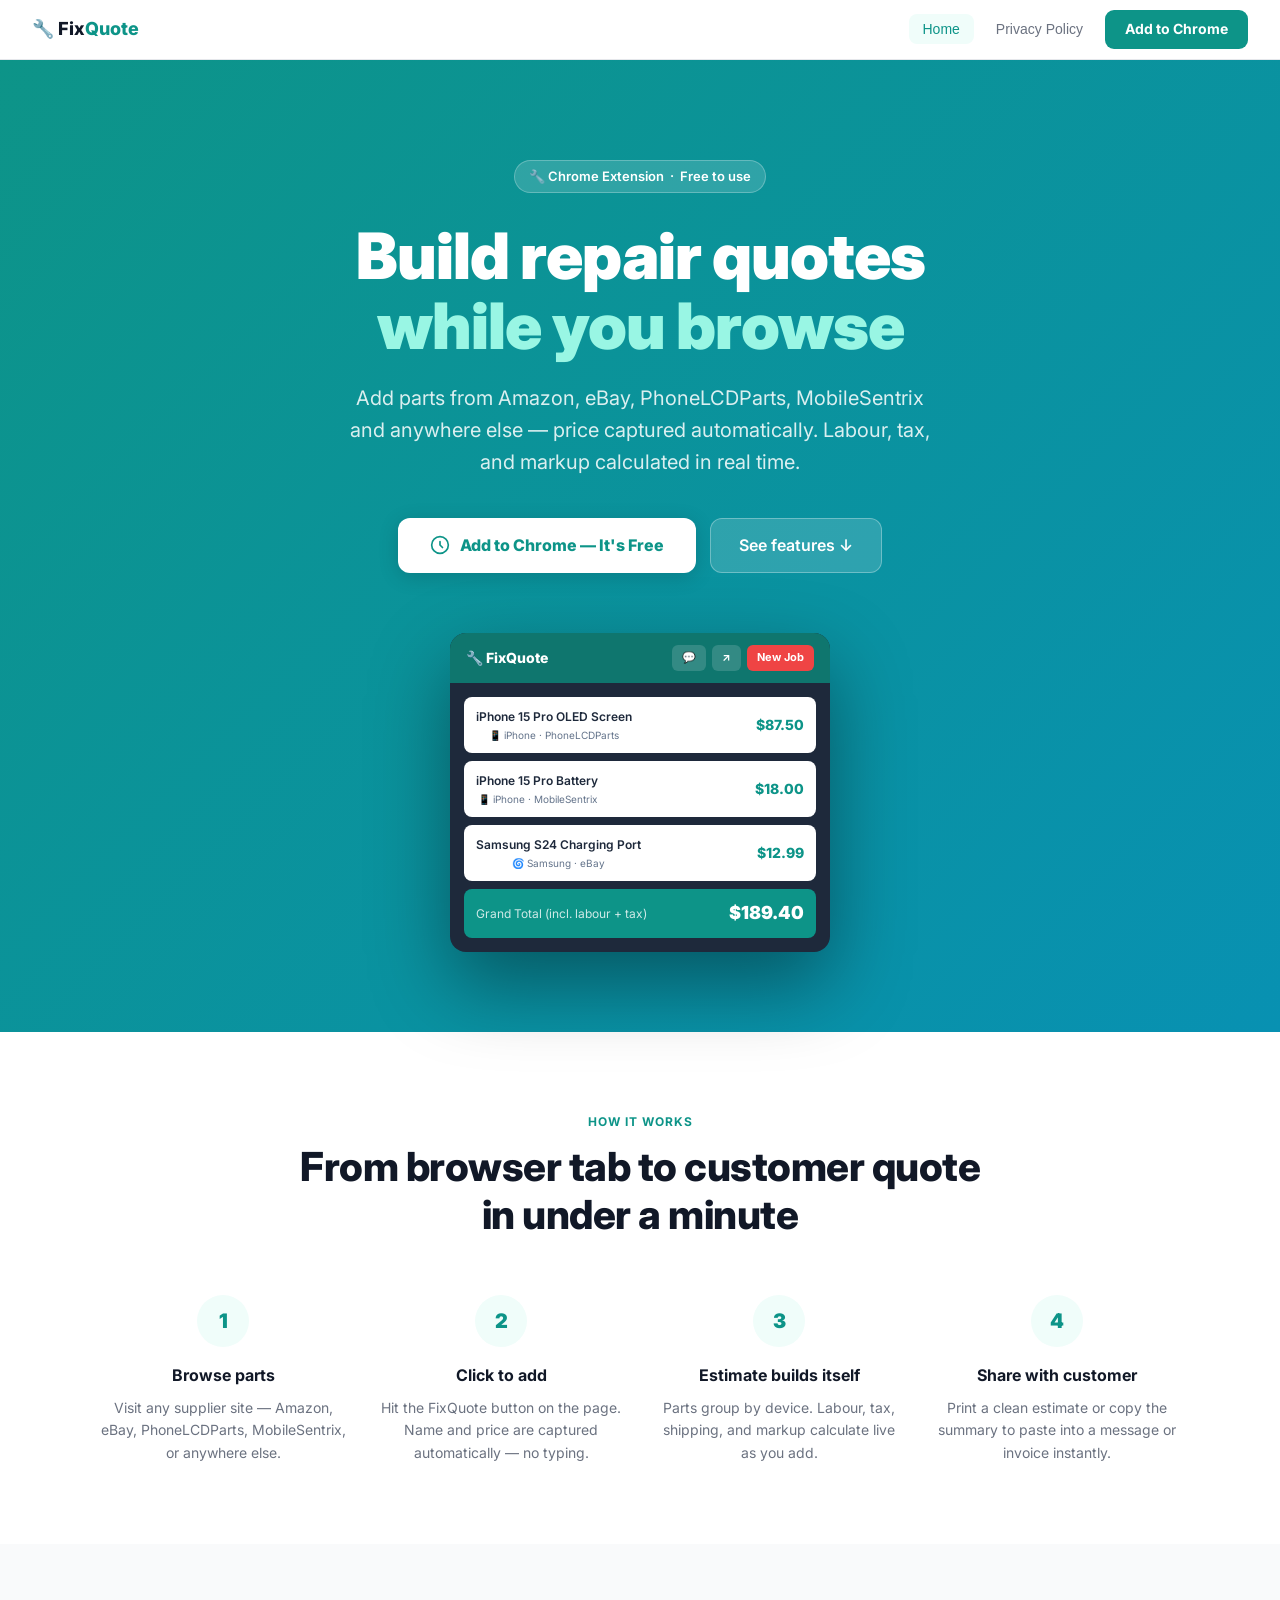
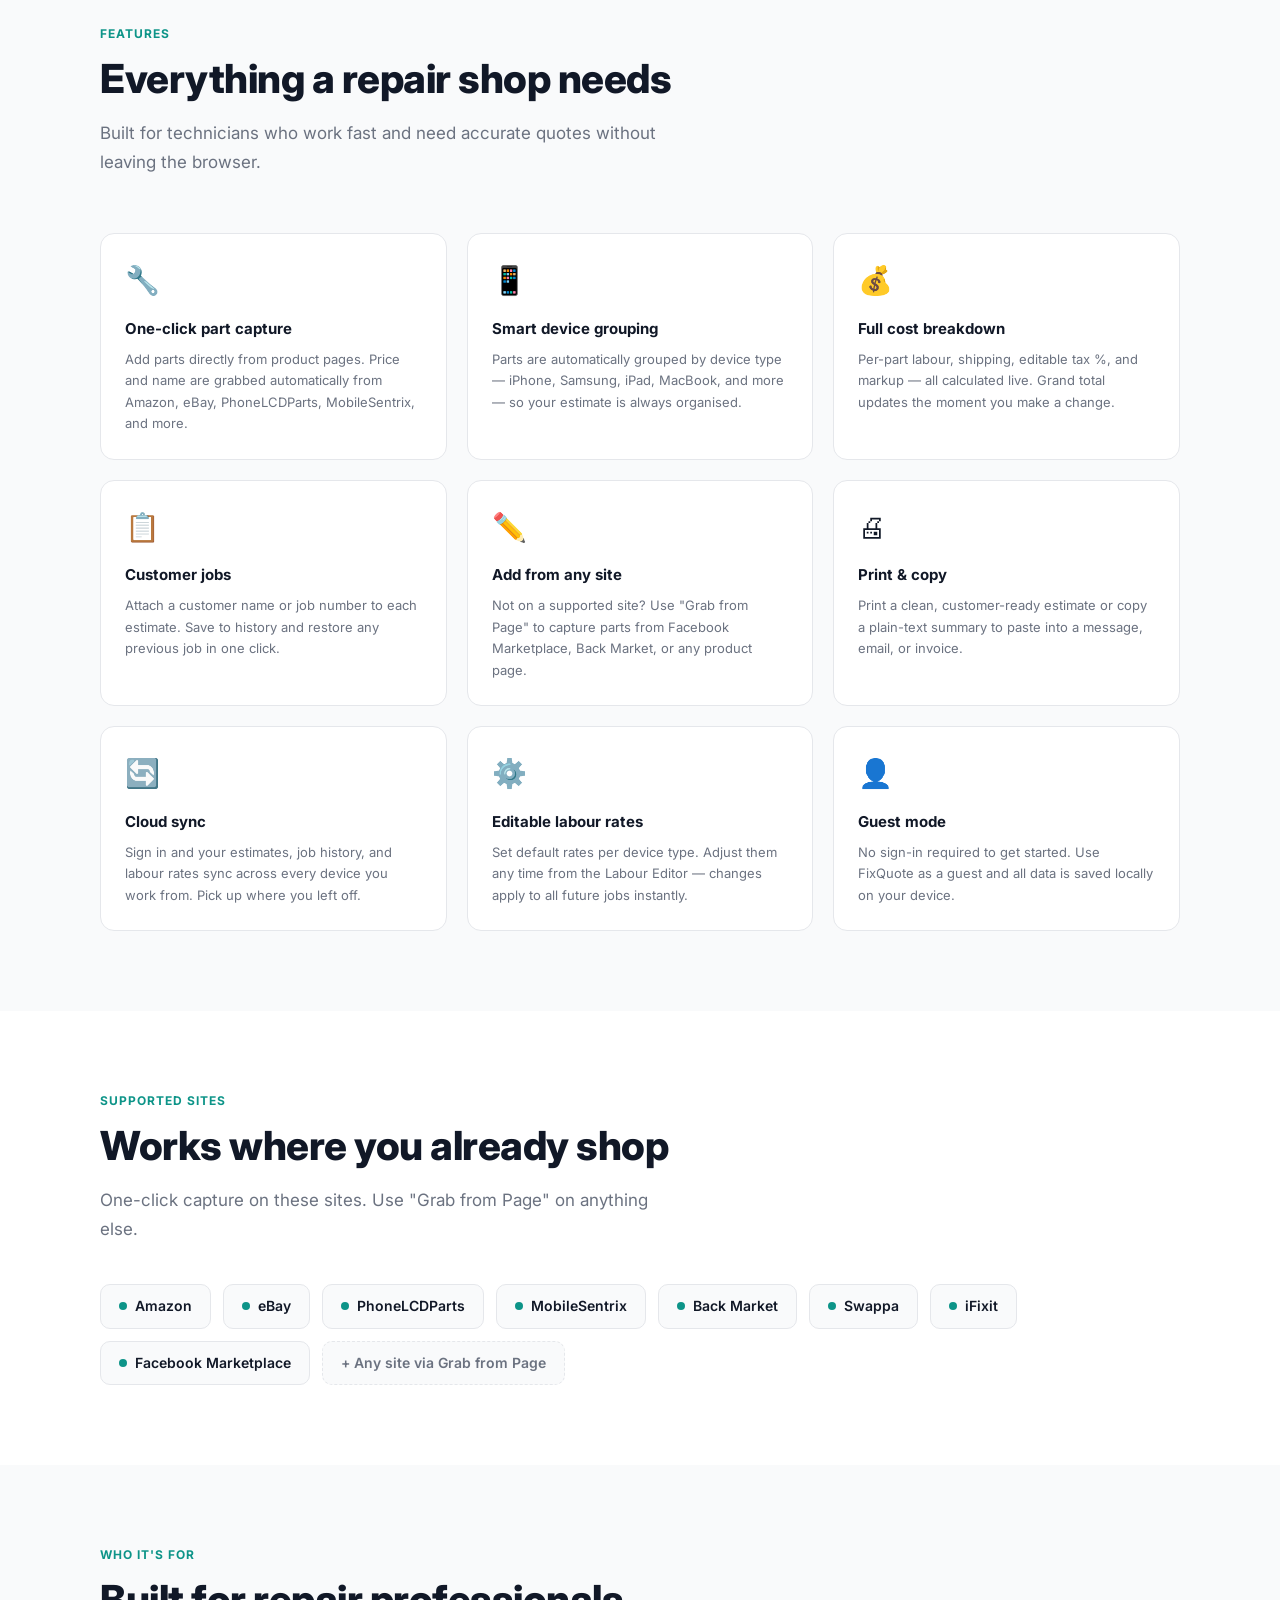
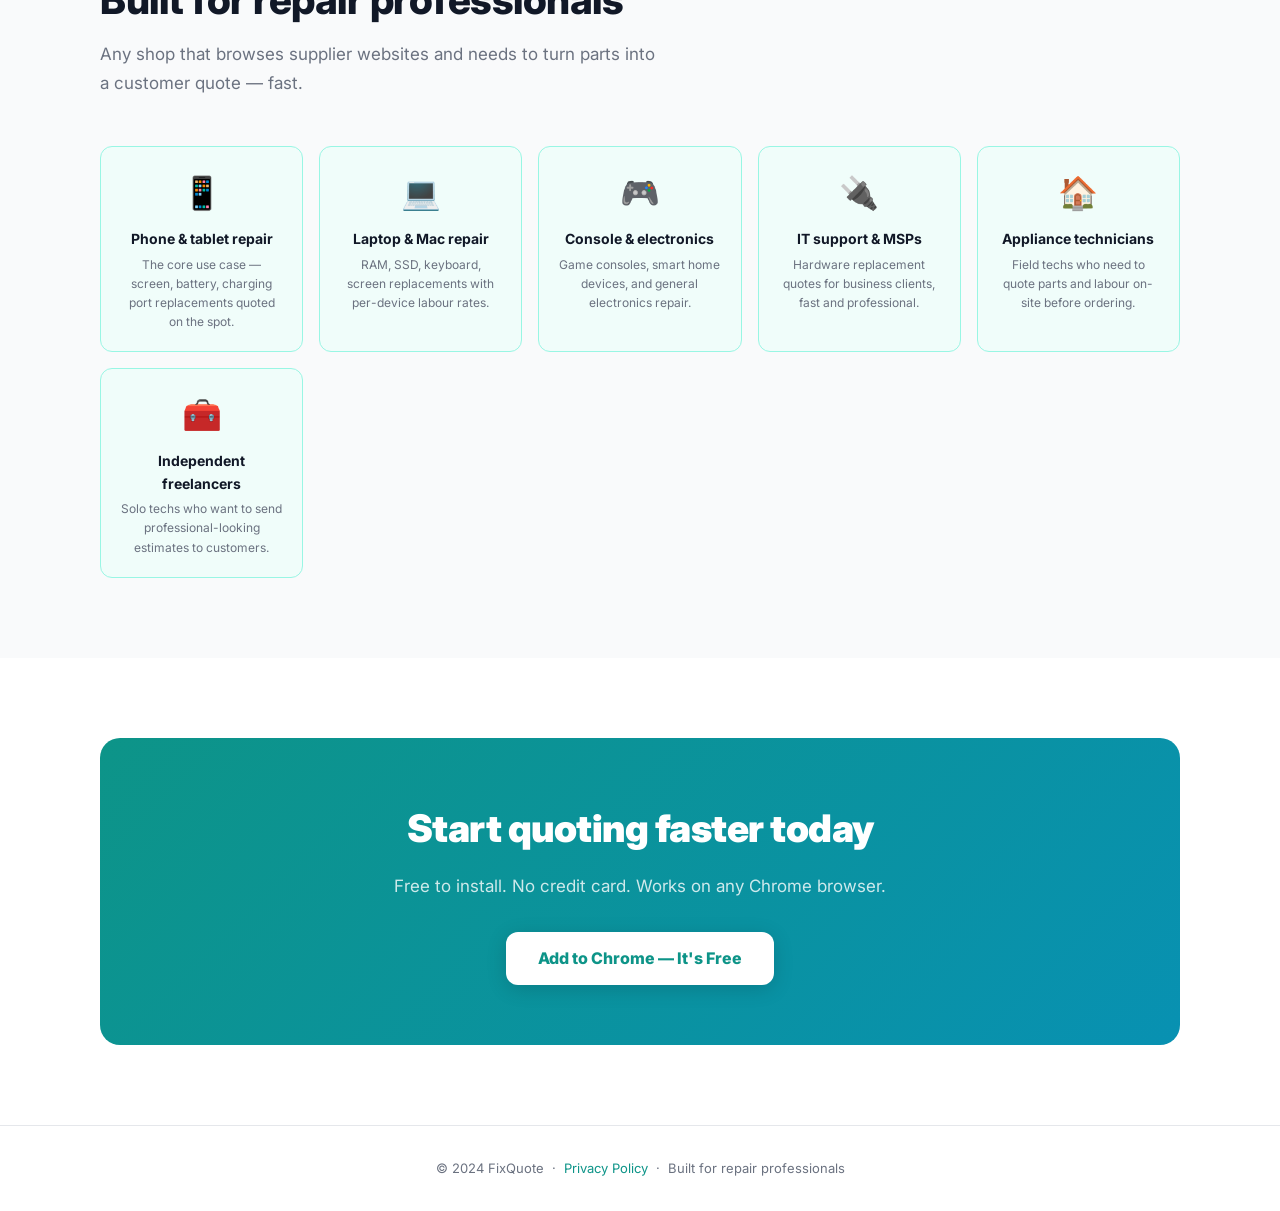
<file: index.html>
<!DOCTYPE html>
<html lang="en">
<head>
  <meta charset="UTF-8" />
  <meta name="viewport" content="width=device-width, initial-scale=1.0" />
  <title>FixQuote — Repair Estimator for Chrome</title>
  <meta name="description" content="Build repair estimates in seconds. Add parts from Amazon, eBay, PhoneLCDParts, MobileSentrix and more — price captured automatically." />
  <link rel="preconnect" href="https://fonts.googleapis.com" />
  <link href="https://fonts.googleapis.com/css2?family=Inter:wght@400;500;600;700;800;900&display=swap" rel="stylesheet" />
  <style>
    *, *::before, *::after { box-sizing: border-box; margin: 0; padding: 0; }
    :root {
      --primary:       #0d9488;
      --primary-dark:  #0f766e;
      --primary-light: #f0fdfa;
      --primary-mid:   #99f6e4;
      --text:          #111827;
      --muted:         #6b7280;
      --border:        #e5e7eb;
      --card:          #ffffff;
      --bg:            #f9fafb;
    }
    html { scroll-behavior: smooth; }
    body { font-family: 'Inter', sans-serif; color: var(--text); background: #fff; line-height: 1.6; }

    nav {
      position: sticky; top: 0; z-index: 100;
      background: rgba(255,255,255,0.92); backdrop-filter: blur(12px);
      border-bottom: 1px solid var(--border);
      display: flex; align-items: center; justify-content: space-between;
      padding: 0 32px; height: 60px;
    }
    .nav-logo { font-size: 18px; font-weight: 800; color: var(--text); text-decoration: none; }
    .nav-logo span { color: var(--primary); }
    .nav-links { display: flex; align-items: center; gap: 8px; }
    .nav-link {
      padding: 7px 14px; border-radius: 8px; font-size: 14px; font-weight: 500;
      color: var(--muted); text-decoration: none; cursor: pointer; border: none; background: none;
      transition: color 0.15s, background 0.15s;
    }
    .nav-link:hover { color: var(--text); background: var(--bg); }
    .nav-link.active { color: var(--primary); background: var(--primary-light); }
    .btn-install {
      background: var(--primary); color: #fff; border: none;
      padding: 8px 20px; border-radius: 9px; font-size: 14px; font-weight: 700;
      cursor: pointer; text-decoration: none; transition: background 0.15s;
    }
    .btn-install:hover { background: var(--primary-dark); }

    .page { display: none; }
    .page.active { display: block; }

    .hero {
      background: linear-gradient(135deg, #0d9488 0%, #0891b2 100%);
      color: #fff; text-align: center; padding: 100px 24px 80px;
    }
    .hero-badge {
      display: inline-flex; align-items: center; gap: 6px;
      background: rgba(255,255,255,0.15); border: 1px solid rgba(255,255,255,0.25);
      border-radius: 20px; padding: 5px 14px; font-size: 13px; font-weight: 600;
      margin-bottom: 28px;
    }
    .hero h1 {
      font-size: clamp(36px, 6vw, 64px); font-weight: 900; line-height: 1.1;
      margin-bottom: 20px; letter-spacing: -1px;
    }
    .hero h1 span { color: #99f6e4; }
    .hero p {
      font-size: clamp(16px, 2.5vw, 20px); color: rgba(255,255,255,0.85);
      max-width: 600px; margin: 0 auto 40px; line-height: 1.6;
    }
    .hero-cta { display: flex; gap: 14px; justify-content: center; flex-wrap: wrap; }
    .btn-hero-primary {
      background: #fff; color: var(--primary);
      padding: 14px 32px; border-radius: 12px; font-size: 16px; font-weight: 800;
      text-decoration: none; display: inline-flex; align-items: center; gap: 10px;
      transition: transform 0.15s, box-shadow 0.15s;
      box-shadow: 0 4px 20px rgba(0,0,0,0.15);
    }
    .btn-hero-primary:hover { transform: translateY(-2px); box-shadow: 0 8px 30px rgba(0,0,0,0.2); }
    .btn-hero-secondary {
      background: rgba(255,255,255,0.15); color: #fff;
      border: 1px solid rgba(255,255,255,0.3);
      padding: 14px 28px; border-radius: 12px; font-size: 16px; font-weight: 600;
      text-decoration: none; transition: background 0.15s;
    }
    .btn-hero-secondary:hover { background: rgba(255,255,255,0.25); }

    .hero-visual {
      margin: 60px auto 0; max-width: 380px;
      background: #1e293b; border-radius: 16px; overflow: hidden;
      box-shadow: 0 32px 80px rgba(0,0,0,0.4);
    }
    .mock-header {
      background: var(--primary-dark); padding: 12px 16px;
      display: flex; align-items: center; justify-content: space-between;
    }
    .mock-title { color: #fff; font-size: 14px; font-weight: 800; }
    .mock-actions { display: flex; gap: 6px; }
    .mock-btn { background: rgba(255,255,255,0.15); color: #fff; border: none; border-radius: 6px; padding: 4px 10px; font-size: 11px; font-weight: 700; cursor: default; }
    .mock-body { padding: 14px; display: flex; flex-direction: column; gap: 8px; }
    .mock-part {
      background: #fff; border-radius: 8px; padding: 10px 12px;
      display: flex; align-items: center; justify-content: space-between;
    }
    .mock-part-name { font-size: 12px; font-weight: 600; color: #1e293b; }
    .mock-part-sub  { font-size: 10px; color: #64748b; margin-top: 1px; }
    .mock-part-price { font-size: 14px; font-weight: 800; color: var(--primary); }
    .mock-total {
      background: var(--primary); border-radius: 8px; padding: 10px 12px;
      display: flex; justify-content: space-between; align-items: center;
    }
    .mock-total-label { color: rgba(255,255,255,0.8); font-size: 12px; }
    .mock-total-val   { color: #fff; font-size: 18px; font-weight: 900; }

    section { padding: 80px 24px; }
    .container { max-width: 1080px; margin: 0 auto; }
    .section-label { font-size: 12px; font-weight: 700; text-transform: uppercase; letter-spacing: 1px; color: var(--primary); margin-bottom: 12px; }
    .section-title { font-size: clamp(26px, 4vw, 40px); font-weight: 800; line-height: 1.2; margin-bottom: 16px; letter-spacing: -0.5px; }
    .section-sub   { font-size: 17px; color: var(--muted); max-width: 560px; line-height: 1.7; }

    .steps { display: grid; grid-template-columns: repeat(auto-fit, minmax(200px, 1fr)); gap: 32px; margin-top: 56px; }
    .step { text-align: center; }
    .step-num {
      width: 52px; height: 52px; border-radius: 50%;
      background: var(--primary-light); color: var(--primary);
      font-size: 20px; font-weight: 900; display: flex; align-items: center; justify-content: center;
      margin: 0 auto 16px;
    }
    .step h3 { font-size: 16px; font-weight: 700; margin-bottom: 8px; }
    .step p  { font-size: 14px; color: var(--muted); line-height: 1.6; }

    .features-bg { background: var(--bg); }
    .features-grid { display: grid; grid-template-columns: repeat(auto-fit, minmax(290px, 1fr)); gap: 20px; margin-top: 56px; }
    .feat-card {
      background: #fff; border: 1px solid var(--border); border-radius: 14px;
      padding: 24px; transition: box-shadow 0.2s, transform 0.2s;
    }
    .feat-card:hover { box-shadow: 0 8px 32px rgba(0,0,0,0.08); transform: translateY(-2px); }
    .feat-icon { font-size: 28px; margin-bottom: 14px; }
    .feat-card h3 { font-size: 15px; font-weight: 700; margin-bottom: 8px; }
    .feat-card p  { font-size: 13px; color: var(--muted); line-height: 1.65; }

    .sites-grid { display: flex; flex-wrap: wrap; gap: 12px; margin-top: 40px; }
    .site-chip {
      background: var(--bg); border: 1px solid var(--border);
      border-radius: 10px; padding: 10px 18px;
      font-size: 14px; font-weight: 600; color: var(--text);
      display: flex; align-items: center; gap: 8px;
    }
    .site-chip .dot { width: 8px; height: 8px; border-radius: 50%; background: var(--primary); }
    .site-chip.any { border-style: dashed; color: var(--muted); }

    .who-grid { display: grid; grid-template-columns: repeat(auto-fit, minmax(200px, 1fr)); gap: 16px; margin-top: 48px; }
    .who-card {
      background: var(--primary-light); border: 1px solid var(--primary-mid);
      border-radius: 12px; padding: 20px; text-align: center;
    }
    .who-card .icon { font-size: 32px; margin-bottom: 10px; }
    .who-card h3 { font-size: 14px; font-weight: 700; margin-bottom: 4px; }
    .who-card p  { font-size: 12px; color: var(--muted); }

    .cta-banner {
      background: linear-gradient(135deg, #0d9488, #0891b2);
      border-radius: 20px; padding: 60px 40px; text-align: center; color: #fff;
    }
    .cta-banner h2 { font-size: clamp(24px, 4vw, 38px); font-weight: 900; margin-bottom: 14px; letter-spacing: -0.5px; }
    .cta-banner p  { font-size: 17px; color: rgba(255,255,255,0.8); margin-bottom: 32px; }

    footer {
      border-top: 1px solid var(--border); padding: 32px 24px;
      text-align: center; color: var(--muted); font-size: 13px;
    }
    footer a { color: var(--primary); text-decoration: none; }

    .privacy-wrap { max-width: 760px; margin: 0 auto; padding: 60px 24px; }
    .privacy-wrap h1 { font-size: 32px; font-weight: 900; margin-bottom: 8px; }
    .privacy-wrap .updated { font-size: 13px; color: var(--muted); margin-bottom: 40px; }
    .privacy-wrap h2 { font-size: 18px; font-weight: 700; margin: 36px 0 10px; }
    .privacy-wrap p, .privacy-wrap li { font-size: 15px; color: #374151; line-height: 1.8; margin-bottom: 12px; }
    .privacy-wrap ul { padding-left: 22px; }
    .privacy-wrap li { margin-bottom: 6px; }
    .privacy-wrap a { color: var(--primary); }

    @media (max-width: 600px) {
      nav { padding: 0 16px; }
      .nav-logo { font-size: 16px; }
      section { padding: 56px 16px; }
      .cta-banner { padding: 40px 24px; border-radius: 14px; }
    }
  </style>
</head>
<body>

<nav>
  <a class="nav-logo" href="#">🔧 Fix<span>Quote</span></a>
  <div class="nav-links">
    <button class="nav-link active" onclick="showPage('home', this)">Home</button>
    <button class="nav-link" onclick="showPage('privacy', this)">Privacy Policy</button>
    <a class="btn-install" href="https://chromewebstore.google.com/detail/cainjgmlfcfmggnjagoifenmdlfnhnhe" target="_blank">
      Add to Chrome
    </a>
  </div>
</nav>

<!-- HOME -->
<div id="page-home" class="page active">

  <div class="hero">
    <div class="hero-badge">🔧 Chrome Extension &nbsp;·&nbsp; Free to use</div>
    <h1>Build repair quotes<br><span>while you browse</span></h1>
    <p>Add parts from Amazon, eBay, PhoneLCDParts, MobileSentrix and anywhere else — price captured automatically. Labour, tax, and markup calculated in real time.</p>
    <div class="hero-cta">
      <a class="btn-hero-primary" href="https://chromewebstore.google.com/detail/cainjgmlfcfmggnjagoifenmdlfnhnhe" target="_blank">
        <svg width="20" height="20" viewBox="0 0 24 24" fill="none"><circle cx="12" cy="12" r="10" stroke="currentColor" stroke-width="2"/><path d="M12 8v4l3 3" stroke="currentColor" stroke-width="2" stroke-linecap="round"/></svg>
        Add to Chrome — It's Free
      </a>
      <a class="btn-hero-secondary" href="#features">See features ↓</a>
    </div>

    <div class="hero-visual">
      <div class="mock-header">
        <div class="mock-title">🔧 FixQuote</div>
        <div class="mock-actions">
          <div class="mock-btn">💬</div>
          <div class="mock-btn">↗</div>
          <div class="mock-btn" style="background:#ef4444">New Job</div>
        </div>
      </div>
      <div class="mock-body">
        <div class="mock-part">
          <div>
            <div class="mock-part-name">iPhone 15 Pro OLED Screen</div>
            <div class="mock-part-sub">📱 iPhone · PhoneLCDParts</div>
          </div>
          <div class="mock-part-price">$87.50</div>
        </div>
        <div class="mock-part">
          <div>
            <div class="mock-part-name">iPhone 15 Pro Battery</div>
            <div class="mock-part-sub">📱 iPhone · MobileSentrix</div>
          </div>
          <div class="mock-part-price">$18.00</div>
        </div>
        <div class="mock-part">
          <div>
            <div class="mock-part-name">Samsung S24 Charging Port</div>
            <div class="mock-part-sub">🌀 Samsung · eBay</div>
          </div>
          <div class="mock-part-price">$12.99</div>
        </div>
        <div class="mock-total">
          <div><div class="mock-total-label">Grand Total (incl. labour + tax)</div></div>
          <div class="mock-total-val">$189.40</div>
        </div>
      </div>
    </div>
  </div>

  <section>
    <div class="container" style="text-align:center">
      <div class="section-label">How it works</div>
      <h2 class="section-title">From browser tab to customer quote<br>in under a minute</h2>
      <div class="steps">
        <div class="step">
          <div class="step-num">1</div>
          <h3>Browse parts</h3>
          <p>Visit any supplier site — Amazon, eBay, PhoneLCDParts, MobileSentrix, or anywhere else.</p>
        </div>
        <div class="step">
          <div class="step-num">2</div>
          <h3>Click to add</h3>
          <p>Hit the FixQuote button on the page. Name and price are captured automatically — no typing.</p>
        </div>
        <div class="step">
          <div class="step-num">3</div>
          <h3>Estimate builds itself</h3>
          <p>Parts group by device. Labour, tax, shipping, and markup calculate live as you add.</p>
        </div>
        <div class="step">
          <div class="step-num">4</div>
          <h3>Share with customer</h3>
          <p>Print a clean estimate or copy the summary to paste into a message or invoice instantly.</p>
        </div>
      </div>
    </div>
  </section>

  <section class="features-bg" id="features">
    <div class="container">
      <div class="section-label">Features</div>
      <h2 class="section-title">Everything a repair shop needs</h2>
      <p class="section-sub">Built for technicians who work fast and need accurate quotes without leaving the browser.</p>
      <div class="features-grid">
        <div class="feat-card">
          <div class="feat-icon">🔧</div>
          <h3>One-click part capture</h3>
          <p>Add parts directly from product pages. Price and name are grabbed automatically from Amazon, eBay, PhoneLCDParts, MobileSentrix, and more.</p>
        </div>
        <div class="feat-card">
          <div class="feat-icon">📱</div>
          <h3>Smart device grouping</h3>
          <p>Parts are automatically grouped by device type — iPhone, Samsung, iPad, MacBook, and more — so your estimate is always organised.</p>
        </div>
        <div class="feat-card">
          <div class="feat-icon">💰</div>
          <h3>Full cost breakdown</h3>
          <p>Per-part labour, shipping, editable tax %, and markup — all calculated live. Grand total updates the moment you make a change.</p>
        </div>
        <div class="feat-card">
          <div class="feat-icon">📋</div>
          <h3>Customer jobs</h3>
          <p>Attach a customer name or job number to each estimate. Save to history and restore any previous job in one click.</p>
        </div>
        <div class="feat-card">
          <div class="feat-icon">✏️</div>
          <h3>Add from any site</h3>
          <p>Not on a supported site? Use "Grab from Page" to capture parts from Facebook Marketplace, Back Market, or any product page.</p>
        </div>
        <div class="feat-card">
          <div class="feat-icon">🖨</div>
          <h3>Print &amp; copy</h3>
          <p>Print a clean, customer-ready estimate or copy a plain-text summary to paste into a message, email, or invoice.</p>
        </div>
        <div class="feat-card">
          <div class="feat-icon">🔄</div>
          <h3>Cloud sync</h3>
          <p>Sign in and your estimates, job history, and labour rates sync across every device you work from. Pick up where you left off.</p>
        </div>
        <div class="feat-card">
          <div class="feat-icon">⚙️</div>
          <h3>Editable labour rates</h3>
          <p>Set default rates per device type. Adjust them any time from the Labour Editor — changes apply to all future jobs instantly.</p>
        </div>
        <div class="feat-card">
          <div class="feat-icon">👤</div>
          <h3>Guest mode</h3>
          <p>No sign-in required to get started. Use FixQuote as a guest and all data is saved locally on your device.</p>
        </div>
      </div>
    </div>
  </section>

  <section>
    <div class="container">
      <div class="section-label">Supported sites</div>
      <h2 class="section-title">Works where you already shop</h2>
      <p class="section-sub">One-click capture on these sites. Use "Grab from Page" on anything else.</p>
      <div class="sites-grid">
        <div class="site-chip"><span class="dot"></span> Amazon</div>
        <div class="site-chip"><span class="dot"></span> eBay</div>
        <div class="site-chip"><span class="dot"></span> PhoneLCDParts</div>
        <div class="site-chip"><span class="dot"></span> MobileSentrix</div>
        <div class="site-chip"><span class="dot"></span> Back Market</div>
        <div class="site-chip"><span class="dot"></span> Swappa</div>
        <div class="site-chip"><span class="dot"></span> iFixit</div>
        <div class="site-chip"><span class="dot"></span> Facebook Marketplace</div>
        <div class="site-chip any">+ Any site via Grab from Page</div>
      </div>
    </div>
  </section>

  <section class="features-bg">
    <div class="container">
      <div class="section-label">Who it's for</div>
      <h2 class="section-title">Built for repair professionals</h2>
      <p class="section-sub">Any shop that browses supplier websites and needs to turn parts into a customer quote — fast.</p>
      <div class="who-grid">
        <div class="who-card">
          <div class="icon">📱</div>
          <h3>Phone &amp; tablet repair</h3>
          <p>The core use case — screen, battery, charging port replacements quoted on the spot.</p>
        </div>
        <div class="who-card">
          <div class="icon">💻</div>
          <h3>Laptop &amp; Mac repair</h3>
          <p>RAM, SSD, keyboard, screen replacements with per-device labour rates.</p>
        </div>
        <div class="who-card">
          <div class="icon">🎮</div>
          <h3>Console &amp; electronics</h3>
          <p>Game consoles, smart home devices, and general electronics repair.</p>
        </div>
        <div class="who-card">
          <div class="icon">🔌</div>
          <h3>IT support &amp; MSPs</h3>
          <p>Hardware replacement quotes for business clients, fast and professional.</p>
        </div>
        <div class="who-card">
          <div class="icon">🏠</div>
          <h3>Appliance technicians</h3>
          <p>Field techs who need to quote parts and labour on-site before ordering.</p>
        </div>
        <div class="who-card">
          <div class="icon">🧰</div>
          <h3>Independent freelancers</h3>
          <p>Solo techs who want to send professional-looking estimates to customers.</p>
        </div>
      </div>
    </div>
  </section>

  <section>
    <div class="container">
      <div class="cta-banner">
        <h2>Start quoting faster today</h2>
        <p>Free to install. No credit card. Works on any Chrome browser.</p>
        <a class="btn-hero-primary" href="https://chromewebstore.google.com/detail/cainjgmlfcfmggnjagoifenmdlfnhnhe" target="_blank">
          Add to Chrome — It's Free
        </a>
      </div>
    </div>
  </section>

  <footer>
    <p>© 2024 FixQuote &nbsp;·&nbsp; <a href="#" onclick="showPage('privacy', document.querySelectorAll('.nav-link')[1])">Privacy Policy</a> &nbsp;·&nbsp; Built for repair professionals</p>
  </footer>

</div>

<!-- PRIVACY -->
<div id="page-privacy" class="page">
  <div class="privacy-wrap">
    <h1>Privacy Policy</h1>
    <p class="updated">Last updated: June 2024</p>

    <p>FixQuote ("we", "our", or "the extension") is a Chrome browser extension that helps repair professionals build estimates. This policy explains what data we collect, how we use it, and your rights.</p>

    <h2>1. Information We Collect</h2>
    <p>We collect only what is necessary to provide the service:</p>
    <ul>
      <li><strong>Account information</strong> — if you create an account, we store your email address and a secure authentication token provided by Firebase Authentication.</li>
      <li><strong>Estimate data</strong> — parts, prices, labour rates, job names, and totals you enter are saved locally on your device and, if you are signed in, synced to your private Firestore document.</li>
      <li><strong>Support tickets</strong> — if you submit a support ticket, the message and your email address are stored in Firestore so we can respond.</li>
    </ul>
    <p>We do not collect browsing history, page content beyond what you explicitly add to an estimate, or any financial information.</p>

    <h2>2. How We Use Your Information</h2>
    <ul>
      <li>To save and sync your estimates and job history across your devices.</li>
      <li>To respond to support requests you submit through the extension.</li>
      <li>To maintain your session so you do not need to sign in every time.</li>
    </ul>
    <p>We do not sell, rent, or share your data with third parties for marketing purposes.</p>

    <h2>3. Data Storage</h2>
    <p>Data is stored in two places:</p>
    <ul>
      <li><strong>Locally</strong> — using Chrome's <code>chrome.storage.local</code> API on your device. This data stays on your machine unless you sign in and enable sync.</li>
      <li><strong>Firebase / Firestore</strong> — if you are signed in, your estimates and tickets are synced to a private Firestore document accessible only by you and the extension administrator. Firebase is a Google Cloud service. See <a href="https://firebase.google.com/support/privacy" target="_blank">Firebase Privacy</a>.</li>
    </ul>

    <h2>4. Guest Mode</h2>
    <p>You can use FixQuote without creating an account. In guest mode, all data is stored locally on your device only and is never transmitted to our servers.</p>

    <h2>5. Permissions</h2>
    <p>FixQuote requests the following Chrome permissions:</p>
    <ul>
      <li><strong>storage</strong> — to save estimates and settings on your device.</li>
      <li><strong>activeTab / scripting</strong> — to read the product name and price from the current page when you click "Add to Estimate" or "Grab from Page."</li>
      <li><strong>sidePanel</strong> — to display the estimate panel alongside your browser.</li>
      <li><strong>tabs</strong> — to open the full-page view and admin panel.</li>
      <li><strong>identity</strong> — to support Google Sign-In.</li>
    </ul>
    <p>We only read page content when you actively interact with the extension on a supported site. We do not monitor your browsing activity passively.</p>

    <h2>6. Third-Party Services</h2>
    <ul>
      <li><strong>Firebase Authentication</strong> — handles sign-in securely. We never see your password.</li>
      <li><strong>Google Firestore</strong> — cloud database for syncing your data.</li>
    </ul>
    <p>Both services are operated by Google and subject to Google's privacy policies.</p>

    <h2>7. Data Retention</h2>
    <p>Your data is retained as long as your account is active. You can delete your data at any time by contacting us at the email below. Local data can be cleared by removing the extension from Chrome.</p>

    <h2>8. Children's Privacy</h2>
    <p>FixQuote is not directed at children under 13. We do not knowingly collect data from children.</p>

    <h2>9. Changes to This Policy</h2>
    <p>We may update this policy from time to time. The "Last updated" date at the top will reflect any changes. Continued use of the extension after changes constitutes acceptance of the updated policy.</p>

    <h2>10. Contact</h2>
    <p>For questions, data deletion requests, or anything else:<br>
    <a href="mailto:karthikmble@gmail.com">karthikmble@gmail.com</a></p>
  </div>

  <footer>
    <p>© 2024 FixQuote &nbsp;·&nbsp; <a href="#" onclick="showPage('home', document.querySelectorAll('.nav-link')[0])">Back to Home</a></p>
  </footer>
</div>

<script>
  function showPage(id, triggerEl) {
    document.querySelectorAll('.page').forEach(p => p.classList.remove('active'));
    document.getElementById('page-' + id).classList.add('active');
    document.querySelectorAll('.nav-link').forEach(l => l.classList.remove('active'));
    if (triggerEl) triggerEl.classList.add('active');
    window.scrollTo({ top: 0, behavior: 'smooth' });
    location.hash = id === 'home' ? '' : id;
  }
  if (location.hash === '#privacy') {
    showPage('privacy', document.querySelectorAll('.nav-link')[1]);
  }
</script>
</body>
</html>
</file>
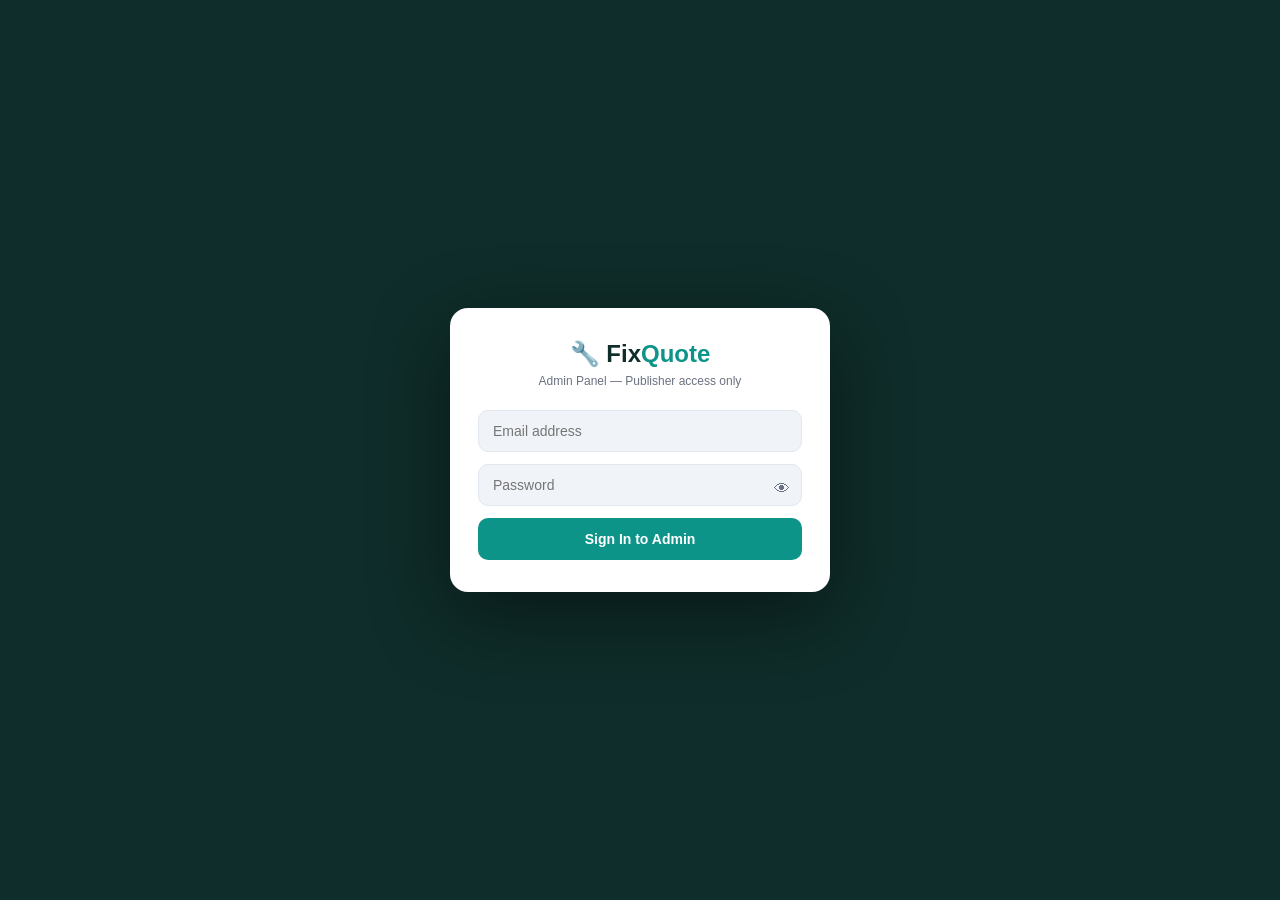
<file: admin.html>
<!DOCTYPE html>
<html lang="en">
<head>
  <meta charset="UTF-8" />
  <meta name="viewport" content="width=device-width, initial-scale=1.0" />
  <title>FixQuote Admin</title>
  <style>
    *, *::before, *::after { box-sizing: border-box; margin: 0; padding: 0; }

    :root {
      --primary:       #0d9488;
      --primary-hover: #0f766e;
      --primary-light: #f0fdfa;
      --primary-mid:   #99f6e4;
      --header-bg:     #0f2d2a;
      --accent:        #f59e0b;
      --green:         #047857;
      --green-bg:      #ecfdf5;
      --red:           #dc2626;
      --red-bg:        #fef2f2;
      --orange:        #d97706;
      --orange-bg:     #fffbeb;
      --blue:          #2563eb;
      --blue-bg:       #eff6ff;
      --purple:        #7c3aed;
      --purple-bg:     #f5f3ff;
      --bg:            #f0f4f8;
      --card:          #ffffff;
      --border:        #e2e8f0;
      --text:          #111827;
      --muted:         #6b7280;
      --radius:        10px;
      --nav-h:         58px;
    }

    body {
      font-family: -apple-system, BlinkMacSystemFont, "Segoe UI", Roboto, sans-serif;
      font-size: 13px; color: var(--text); background: var(--bg); min-height: 100vh;
    }

    /* ── Header ──────────────────────────────────────────────────────────── */
    .app-header {
      background: var(--header-bg); color: #fff;
      height: var(--nav-h); display: flex; align-items: center;
      padding: 0 24px; gap: 16px;
      position: sticky; top: 0; z-index: 200;
      box-shadow: 0 2px 16px rgba(0,0,0,0.35);
    }
    .app-logo {
      font-size: 17px; font-weight: 800;
      display: flex; align-items: center; gap: 8px; white-space: nowrap;
    }
    .admin-badge {
      background: var(--accent); color: #111;
      font-size: 10px; font-weight: 800; padding: 2px 8px;
      border-radius: 20px; text-transform: uppercase; letter-spacing: 0.5px;
    }
    .tab-nav { display: flex; gap: 3px; margin-left: 20px; }
    .tab-btn {
      background: rgba(255,255,255,0.1); color: rgba(255,255,255,0.75);
      border: none; padding: 7px 16px; border-radius: 8px;
      font-size: 13px; font-weight: 600; cursor: pointer; white-space: nowrap;
      transition: background 0.15s;
    }
    .tab-btn:hover  { background: rgba(255,255,255,0.2); color: #fff; }
    .tab-btn.active { background: rgba(255,255,255,0.95); color: var(--header-bg); }
    .hdr-right { margin-left: auto; display: flex; align-items: center; gap: 10px; }
    .admin-email { font-size: 12px; color: rgba(255,255,255,0.6); }
    .btn-hdr {
      background: rgba(255,255,255,0.15); color: #fff; border: none;
      padding: 6px 14px; border-radius: 8px; font-size: 12px; font-weight: 600; cursor: pointer;
    }
    .btn-hdr:hover { background: rgba(255,255,255,0.28); }

    /* ── Tab panels ──────────────────────────────────────────────────────── */
    .tab-panel { display: none; }
    .tab-panel.active { display: block; }
    .page-body { max-width: 1100px; margin: 0 auto; padding: 24px; }

    /* ── Stat cards ──────────────────────────────────────────────────────── */
    .stat-grid { display: grid; grid-template-columns: repeat(auto-fill, minmax(200px, 1fr)); gap: 14px; margin-bottom: 28px; }
    .stat-card {
      background: var(--card); border: 1px solid var(--border);
      border-radius: var(--radius); padding: 18px 20px;
    }
    .stat-label { font-size: 11px; font-weight: 700; text-transform: uppercase; letter-spacing: 0.5px; color: var(--muted); margin-bottom: 10px; }
    .stat-value { font-size: 32px; font-weight: 800; line-height: 1; }
    .stat-sub   { font-size: 11px; color: var(--muted); margin-top: 6px; }
    .stat-card.green  { border-left: 4px solid var(--green);  }
    .stat-card.orange { border-left: 4px solid var(--orange); }
    .stat-card.red    { border-left: 4px solid var(--red);    }
    .stat-card.blue   { border-left: 4px solid var(--blue);   }
    .stat-card.green  .stat-value { color: var(--green); }
    .stat-card.orange .stat-value { color: var(--orange); }
    .stat-card.red    .stat-value { color: var(--red); }
    .stat-card.blue   .stat-value { color: var(--blue); }

    /* ── Section header ──────────────────────────────────────────────────── */
    .section-header {
      display: flex; align-items: center; justify-content: space-between;
      margin-bottom: 14px; flex-wrap: wrap; gap: 8px;
    }
    .section-title { font-size: 14px; font-weight: 700; }
    .section-sub { font-size: 12px; color: var(--muted); margin-top: 2px; }

    /* ── Toolbar ─────────────────────────────────────────────────────────── */
    .toolbar { display: flex; align-items: center; gap: 8px; margin-bottom: 16px; flex-wrap: wrap; }
    .search-input {
      flex: 1; min-width: 200px; border: 1px solid var(--border); border-radius: 8px;
      padding: 9px 14px; font-size: 13px; background: var(--card);
    }
    .search-input:focus { outline: none; border-color: var(--primary); }
    .filter-select {
      border: 1px solid var(--border); border-radius: 8px;
      padding: 9px 12px; font-size: 12px; background: var(--card); cursor: pointer;
    }
    .filter-select:focus { outline: none; border-color: var(--primary); }
    .btn-refresh {
      background: var(--primary); color: #fff; border: none;
      border-radius: 8px; padding: 9px 16px; font-size: 12px; font-weight: 700; cursor: pointer;
    }
    .btn-refresh:hover { background: var(--primary-hover); }

    /* ── Status badge ────────────────────────────────────────────────────── */
    .badge {
      display: inline-flex; align-items: center; gap: 4px;
      padding: 3px 10px; border-radius: 20px; font-size: 11px; font-weight: 700;
      text-transform: uppercase; letter-spacing: 0.3px;
    }
    .badge.open        { background: var(--red-bg);    color: var(--red);    }
    .badge.in_progress { background: var(--orange-bg); color: var(--orange); }
    .badge.resolved    { background: var(--green-bg);  color: var(--green);  }
    .badge.new         { background: var(--blue-bg);   color: var(--blue);   }

    /* ── Ticket cards ────────────────────────────────────────────────────── */
    .ticket-card {
      background: var(--card); border: 1px solid var(--border);
      border-radius: var(--radius); margin-bottom: 10px;
      overflow: hidden; transition: box-shadow 0.15s;
    }
    .ticket-card:hover { box-shadow: 0 2px 14px rgba(0,0,0,0.09); }
    .ticket-card.status-resolved { opacity: 0.7; }
    .ticket-header {
      display: flex; align-items: center; gap: 12px;
      padding: 13px 16px; cursor: pointer;
      user-select: none;
    }
    .ticket-avatar {
      width: 36px; height: 36px; border-radius: 50%;
      background: var(--primary-light); border: 2px solid var(--primary-mid);
      display: flex; align-items: center; justify-content: center;
      font-size: 14px; font-weight: 700; color: var(--primary-hover);
      flex-shrink: 0; text-transform: uppercase;
    }
    .ticket-user { flex: 1; min-width: 0; }
    .ticket-email { font-size: 13px; font-weight: 700; }
    .ticket-preview { font-size: 11px; color: var(--muted); margin-top: 2px; white-space: nowrap; overflow: hidden; text-overflow: ellipsis; max-width: 360px; }
    .ticket-meta { text-align: right; flex-shrink: 0; }
    .ticket-date { font-size: 11px; color: var(--muted); }
    .ticket-msg-count { font-size: 11px; color: var(--muted); margin-top: 2px; }
    .ticket-expand { color: var(--muted); font-size: 12px; transition: transform 0.2s; flex-shrink: 0; }
    .ticket-card.expanded .ticket-expand { transform: rotate(180deg); }

    .ticket-body { display: none; border-top: 1px solid var(--border); }
    .ticket-card.expanded .ticket-body { display: block; }

    .ticket-thread {
      max-height: 320px; overflow-y: auto;
      padding: 14px 16px; display: flex; flex-direction: column; gap: 9px;
      background: #fafbfc;
    }
    .thread-msg { max-width: 80%; }
    .thread-msg.user   { align-self: flex-end; }
    .thread-msg.system,
    .thread-msg.admin  { align-self: flex-start; }
    .thread-bubble {
      padding: 8px 12px; border-radius: 12px; font-size: 12px; line-height: 1.55;
    }
    .thread-msg.user   .thread-bubble { background: var(--primary); color: #fff; border-radius: 12px 12px 2px 12px; }
    .thread-msg.system .thread-bubble { background: #fff; border: 1px solid var(--border); border-radius: 2px 12px 12px 12px; }
    .thread-msg.admin  .thread-bubble { background: var(--orange-bg); border: 1px solid #fed7aa; border-radius: 2px 12px 12px 12px; }
    .thread-time { font-size: 10px; color: var(--muted); margin-top: 3px; }
    .thread-msg.user .thread-time { text-align: right; }

    .ticket-actions {
      display: flex; align-items: center; gap: 8px;
      padding: 10px 16px; border-top: 1px solid var(--border);
      background: var(--card);
    }
    .reply-input {
      flex: 1; border: 1px solid var(--border); border-radius: 8px;
      padding: 8px 12px; font-size: 12px; font-family: inherit;
    }
    .reply-input:focus { outline: none; border-color: var(--primary); }
    .btn-reply {
      background: var(--primary); color: #fff; border: none;
      border-radius: 8px; padding: 8px 14px; font-size: 12px; font-weight: 700; cursor: pointer;
    }
    .btn-reply:hover { background: var(--primary-hover); }
    .btn-status {
      border: 1px solid var(--border); border-radius: 8px;
      padding: 7px 12px; font-size: 11px; font-weight: 700; cursor: pointer; background: var(--bg);
    }
    .btn-status.resolve { color: var(--green); border-color: #a7f3d0; }
    .btn-status.resolve:hover { background: var(--green-bg); }
    .btn-status.reopen  { color: var(--orange); border-color: #fcd34d; }
    .btn-status.reopen:hover  { background: var(--orange-bg); }

    /* ── Empty state ─────────────────────────────────────────────────────── */
    .empty-state { text-align: center; padding: 60px 20px; color: var(--muted); }
    .empty-state .icon { font-size: 44px; margin-bottom: 14px; }
    .empty-state h3 { font-size: 16px; margin-bottom: 8px; color: var(--text); }
    .empty-state p { font-size: 13px; line-height: 1.7; max-width: 400px; margin: 0 auto; }

    /* roadmap removed */
    .fvote { font-size: 11px; color: var(--muted); margin-left: auto; }

    /* ── Users tab ───────────────────────────────────────────────────────── */
    .user-table { background: var(--card); border: 1px solid var(--border); border-radius: var(--radius); overflow: hidden; }
    .user-table-header {
      display: grid; grid-template-columns: 1fr 160px 110px 90px;
      padding: 10px 16px; font-size: 11px; font-weight: 700;
      text-transform: uppercase; letter-spacing: 0.5px; color: var(--muted);
      background: var(--bg); border-bottom: 1px solid var(--border);
    }
    .user-row {
      display: grid; grid-template-columns: 1fr 160px 110px 90px;
      padding: 11px 16px; border-bottom: 1px solid var(--border);
      font-size: 13px; align-items: center;
    }
    .user-row:last-child { border-bottom: none; }
    .user-row:hover { background: var(--bg); }
    .user-name { font-weight: 600; }
    .user-email-cell { color: var(--muted); font-size: 12px; }

    /* ── Settings tab ────────────────────────────────────────────────────── */
    .settings-grid { display: grid; grid-template-columns: repeat(auto-fill, minmax(360px, 1fr)); gap: 16px; }
    .settings-card {
      background: var(--card); border: 1px solid var(--border);
      border-radius: var(--radius); overflow: hidden;
    }
    .settings-card-title {
      padding: 12px 16px; font-size: 12px; font-weight: 700;
      text-transform: uppercase; letter-spacing: 0.5px; color: var(--muted);
      background: var(--bg); border-bottom: 1px solid var(--border);
    }
    .settings-row {
      display: flex; align-items: center; justify-content: space-between;
      padding: 12px 16px; border-bottom: 1px solid var(--border); gap: 12px;
    }
    .settings-row:last-child { border-bottom: none; }
    .settings-label { font-size: 13px; font-weight: 600; }
    .settings-desc  { font-size: 11px; color: var(--muted); margin-top: 2px; }
    .toggle {
      position: relative; width: 44px; height: 24px; flex-shrink: 0;
    }
    .toggle input { opacity: 0; width: 0; height: 0; }
    .toggle-slider {
      position: absolute; inset: 0; background: #d1d5db; border-radius: 24px;
      cursor: pointer; transition: background 0.2s;
    }
    .toggle-slider::before {
      content: ""; position: absolute; width: 18px; height: 18px;
      left: 3px; bottom: 3px; background: #fff; border-radius: 50%;
      transition: transform 0.2s; box-shadow: 0 1px 3px rgba(0,0,0,0.2);
    }
    .toggle input:checked + .toggle-slider { background: var(--primary); }
    .toggle input:checked + .toggle-slider::before { transform: translateX(20px); }
    .settings-input {
      border: 1px solid var(--border); border-radius: 8px;
      padding: 7px 10px; font-size: 12px; width: 140px; text-align: right;
    }
    .settings-input:focus { outline: none; border-color: var(--primary); }
    .btn-save-settings {
      background: var(--primary); color: #fff; border: none;
      border-radius: 8px; padding: 8px 18px; font-size: 12px; font-weight: 700; cursor: pointer;
      margin-top: 14px;
    }
    .btn-save-settings:hover { background: var(--primary-hover); }

    /* ── Auth overlay ────────────────────────────────────────────────────── */
    .auth-overlay {
      position: fixed; inset: 0; z-index: 10000;
      background: var(--header-bg);
      display: flex; align-items: center; justify-content: center; flex-direction: column; gap: 12px;
    }
    .auth-overlay.hidden { display: none; }
    .auth-box {
      background: var(--card); border-radius: 18px;
      padding: 32px 28px; width: 380px;
      box-shadow: 0 24px 80px rgba(0,0,0,0.45);
    }
    .auth-logo { text-align: center; font-size: 24px; font-weight: 800; color: var(--header-bg); margin-bottom: 6px; }
    .auth-logo span { color: var(--primary); }
    .auth-subtitle { text-align: center; font-size: 12px; color: var(--muted); margin-bottom: 22px; }
    .auth-error { background: #fef2f2; color: var(--red); border: 1px solid #fecaca; border-radius: 9px; padding: 10px 12px; font-size: 12px; margin-bottom: 14px; }
    .auth-input { width: 100%; border: 1px solid var(--border); border-radius: 10px; padding: 12px 14px; font-size: 14px; margin-bottom: 12px; background: var(--bg); }
    .auth-input:focus { outline: none; border-color: var(--primary); background: #fff; }
    .auth-pw-wrap { position: relative; }
    .auth-pw-wrap .auth-input { padding-right: 44px; }
    .btn-show-pw { position: absolute; right: 12px; top: 50%; transform: translateY(-60%); background: none; border: none; cursor: pointer; font-size: 16px; color: var(--muted); }
    .btn-auth-submit { width: 100%; padding: 13px; background: var(--primary); color: #fff; border: none; border-radius: 10px; font-size: 14px; font-weight: 700; cursor: pointer; }
    .btn-auth-submit:hover { background: var(--primary-hover); }
    .btn-auth-submit:disabled { opacity: 0.6; cursor: not-allowed; }
    .access-denied {
      text-align: center; color: rgba(255,255,255,0.8);
      padding: 32px 28px; max-width: 340px;
    }
    .access-denied .icon { font-size: 48px; margin-bottom: 16px; }
    .access-denied h2 { font-size: 20px; font-weight: 700; color: #fff; margin-bottom: 8px; }
    .access-denied p { font-size: 13px; line-height: 1.7; }
    .btn-back { margin-top: 20px; background: rgba(255,255,255,0.15); color: #fff; border: none; border-radius: 9px; padding: 10px 22px; font-size: 13px; font-weight: 600; cursor: pointer; }
    .btn-back:hover { background: rgba(255,255,255,0.28); }

    /* ── Toast ───────────────────────────────────────────────────────────── */
    #toast { position: fixed; bottom: 20px; left: 50%; transform: translateX(-50%); background: #111827; color: #fff; padding: 9px 20px; border-radius: 24px; font-size: 13px; font-weight: 500; opacity: 0; transition: opacity 0.2s; pointer-events: none; z-index: 9999; white-space: nowrap; }
    #toast.show { opacity: 1; }

    /* ── Spinner ─────────────────────────────────────────────────────────── */
    .loading-state { text-align: center; padding: 48px; color: var(--muted); font-size: 13px; }
    @keyframes spin { to { transform: rotate(360deg); } }
    .spinner { display: inline-block; width: 24px; height: 24px; border: 3px solid var(--border); border-top-color: var(--primary); border-radius: 50%; animation: spin 0.7s linear infinite; margin-bottom: 10px; }
  </style>
</head>
<body>

<header class="app-header">
  <div class="app-logo">🔧 FixQuote <span class="admin-badge">Admin</span></div>
  <nav class="tab-nav" id="tabNav">
    <button class="tab-btn active" data-tab="overview">📊 Overview</button>
    <button class="tab-btn"        data-tab="tickets">🎧 Support Tickets</button>
    <button class="tab-btn"        data-tab="users">👥 Users</button>
    <button class="tab-btn"        data-tab="settings">⚙ Settings</button>
  </nav>
  <div class="hdr-right">
    <span class="admin-email" id="adminEmailDisplay"></span>
    <button class="btn-hdr" id="btnAdminSignOut">Sign Out</button>
  </div>
</header>

<!-- ── Overview Tab ───────────────────────────────────────────────────────── -->
<div id="tab-overview" class="tab-panel active">
  <div class="page-body">
    <div class="section-header">
      <div>
        <div class="section-title">Overview</div>
        <div class="section-sub" id="overviewRefreshTime">Loading…</div>
      </div>
      <button class="btn-refresh" id="btnRefreshOverview">↻ Refresh</button>
    </div>
    <div class="stat-grid" id="statGrid">
      <div class="stat-card orange">
        <div class="stat-label">Open Tickets</div>
        <div class="stat-value" id="statOpen">—</div>
        <div class="stat-sub">Need response</div>
      </div>
      <div class="stat-card blue">
        <div class="stat-label">In Progress</div>
        <div class="stat-value" id="statInProgress">—</div>
        <div class="stat-sub">Being handled</div>
      </div>
      <div class="stat-card green">
        <div class="stat-label">Resolved</div>
        <div class="stat-value" id="statResolved">—</div>
        <div class="stat-sub">All time</div>
      </div>
      <div class="stat-card blue">
        <div class="stat-label">Total Users</div>
        <div class="stat-value" id="statUsers">—</div>
        <div class="stat-sub">With tickets</div>
      </div>
    </div>

    <div class="section-header">
      <div class="section-title">Recent Tickets</div>
    </div>
    <div id="recentTickets">
      <div class="loading-state"><div class="spinner"></div><br>Loading tickets…</div>
    </div>
  </div>
</div>

<!-- ── Support Tickets Tab ────────────────────────────────────────────────── -->
<div id="tab-tickets" class="tab-panel">
  <div class="page-body">
    <div class="section-header">
      <div>
        <div class="section-title">Support Tickets</div>
        <div class="section-sub">All user-submitted support messages</div>
      </div>
      <button class="btn-refresh" id="btnRefreshTickets">↻ Refresh</button>
    </div>
    <div class="toolbar">
      <input class="search-input" id="ticketSearch" type="text" placeholder="🔍 Search by email or message…" />
      <select class="filter-select" id="ticketFilter">
        <option value="all">All Status</option>
        <option value="open">Open</option>
        <option value="in_progress">In Progress</option>
        <option value="resolved">Resolved</option>
      </select>
    </div>
    <div id="ticketList">
      <div class="loading-state"><div class="spinner"></div><br>Loading…</div>
    </div>
  </div>
</div>

<!-- ── Users Tab ──────────────────────────────────────────────────────────── -->
<div id="tab-users" class="tab-panel">
  <div class="page-body">
    <div class="section-header">
      <div>
        <div class="section-title">Users</div>
        <div class="section-sub">Users who have submitted support tickets</div>
      </div>
      <button class="btn-refresh" id="btnRefreshUsers">↻ Refresh</button>
    </div>
    <div class="toolbar">
      <input class="search-input" id="userSearch" type="text" placeholder="🔍 Search users…" />
    </div>
    <div id="userList">
      <div class="loading-state"><div class="spinner"></div><br>Loading…</div>
    </div>
  </div>
</div>


<!-- ── Settings Tab ───────────────────────────────────────────────────────── -->
<div id="tab-settings" class="tab-panel">
  <div class="page-body">
    <div class="section-header">
      <div class="section-title">Admin Settings</div>
    </div>
    <div class="settings-grid">

      <div class="settings-card">
        <div class="settings-card-title">Extension Behaviour</div>
        <div class="settings-row">
          <div>
            <div class="settings-label">Allow Guest Mode</div>
            <div class="settings-desc">Users can skip sign-in and use locally</div>
          </div>
          <label class="toggle"><input type="checkbox" id="settingGuestMode" checked /><span class="toggle-slider"></span></label>
        </div>
        <div class="settings-row">
          <div>
            <div class="settings-label">Cloud Sync</div>
            <div class="settings-desc">Sync estimates to Firestore on save</div>
          </div>
          <label class="toggle"><input type="checkbox" id="settingCloudSync" checked /><span class="toggle-slider"></span></label>
        </div>
        <div class="settings-row">
          <div>
            <div class="settings-label">Auto-detect Device</div>
            <div class="settings-desc">Auto-assign parts to device on grab</div>
          </div>
          <label class="toggle"><input type="checkbox" id="settingAutoDetect" checked /><span class="toggle-slider"></span></label>
        </div>
      </div>

      <div class="settings-card">
        <div class="settings-card-title">Defaults</div>
        <div class="settings-row">
          <div>
            <div class="settings-label">Default Tax Rate</div>
            <div class="settings-desc">Applied on new installs</div>
          </div>
          <input class="settings-input" id="settingDefaultTax" type="number" value="7" min="0" max="99" step="0.5" />
        </div>
        <div class="settings-row">
          <div>
            <div class="settings-label">Default Markup %</div>
            <div class="settings-desc">Default markup on new installs</div>
          </div>
          <input class="settings-input" id="settingDefaultMarkup" type="number" value="0" min="0" max="100" step="1" />
        </div>
        <div class="settings-row">
          <div>
            <div class="settings-label">Support Email</div>
            <div class="settings-desc">Shown in auto-replies to users</div>
          </div>
          <input class="settings-input" id="settingSupportEmail" type="email" value="support@fixquote.app" style="width:200px;text-align:left" />
        </div>
        <button class="btn-save-settings" id="btnSaveSettings">Save Settings</button>
      </div>

      <div class="settings-card">
        <div class="settings-card-title">Publisher Info</div>
        <div class="settings-row">
          <div>
            <div class="settings-label">Publisher Email</div>
            <div class="settings-desc">Admin access is granted to this email</div>
          </div>
          <span style="font-size:12px;color:var(--primary);font-weight:700">karthikmble@gmail.com</span>
        </div>
        <div class="settings-row">
          <div>
            <div class="settings-label">Extension Version</div>
            <div class="settings-desc">Current build</div>
          </div>
          <span style="font-size:12px;font-weight:700" id="extVersion">—</span>
        </div>
        <div class="settings-row">
          <div>
            <div class="settings-label">Firebase Project</div>
            <div class="settings-desc">Connected Firestore project</div>
          </div>
          <span style="font-size:12px;color:var(--muted)" id="fbProject">—</span>
        </div>
      </div>

      <div class="settings-card">
        <div class="settings-card-title">Data Management</div>
        <div class="settings-row">
          <div>
            <div class="settings-label">Export All Tickets</div>
            <div class="settings-desc">Download support data as JSON</div>
          </div>
          <button class="btn-refresh" id="btnExportTickets" style="padding:7px 14px;font-size:11px">Export JSON</button>
        </div>
        <div class="settings-row">
          <div>
            <div class="settings-label">Firestore Console</div>
            <div class="settings-desc">Open Firebase console directly</div>
          </div>
          <button class="btn-refresh" id="btnOpenFirebase" style="padding:7px 14px;font-size:11px">Open ↗</button>
        </div>
      </div>

    </div>
  </div>
</div>

<!-- ── Auth / Access overlay ──────────────────────────────────────────────── -->
<div id="authOverlay" class="auth-overlay">
  <!-- Sign-in form (shown when not authenticated) -->
  <div class="auth-box" id="authBox">
    <div class="auth-logo">🔧 Fix<span>Quote</span></div>
    <div class="auth-subtitle">Admin Panel — Publisher access only</div>
    <div id="authError" class="auth-error" style="display:none"></div>
    <form id="authForm" autocomplete="on" action="javascript:void(0)">
      <input class="auth-input" id="authEmail" type="email" name="email"
        placeholder="Email address" autocomplete="username" />
      <div class="auth-pw-wrap">
        <input class="auth-input" id="authPassword" type="password" name="password"
          placeholder="Password" autocomplete="current-password" />
        <button type="button" class="btn-show-pw" id="btnShowPw" tabindex="-1">👁</button>
      </div>
      <button type="submit" class="btn-auth-submit" id="btnAuthSubmit">Sign In to Admin</button>
    </form>
  </div>
  <!-- Access Denied (shown when wrong account) -->
  <div class="access-denied" id="accessDenied" style="display:none">
    <div class="icon">🔒</div>
    <h2>Access Denied</h2>
    <p>Admin access is restricted to the publisher account.<br>Sign in with <strong>karthikmble@gmail.com</strong> to continue.</p>
    <button class="btn-back" id="btnBackToSignIn">← Try Another Account</button>
  </div>
</div>

<div id="toast"></div>
<script src="firebase-config.js"></script>
<script src="auth.js"></script>
<script src="admin.js"></script>
</body>
</html>
</file>
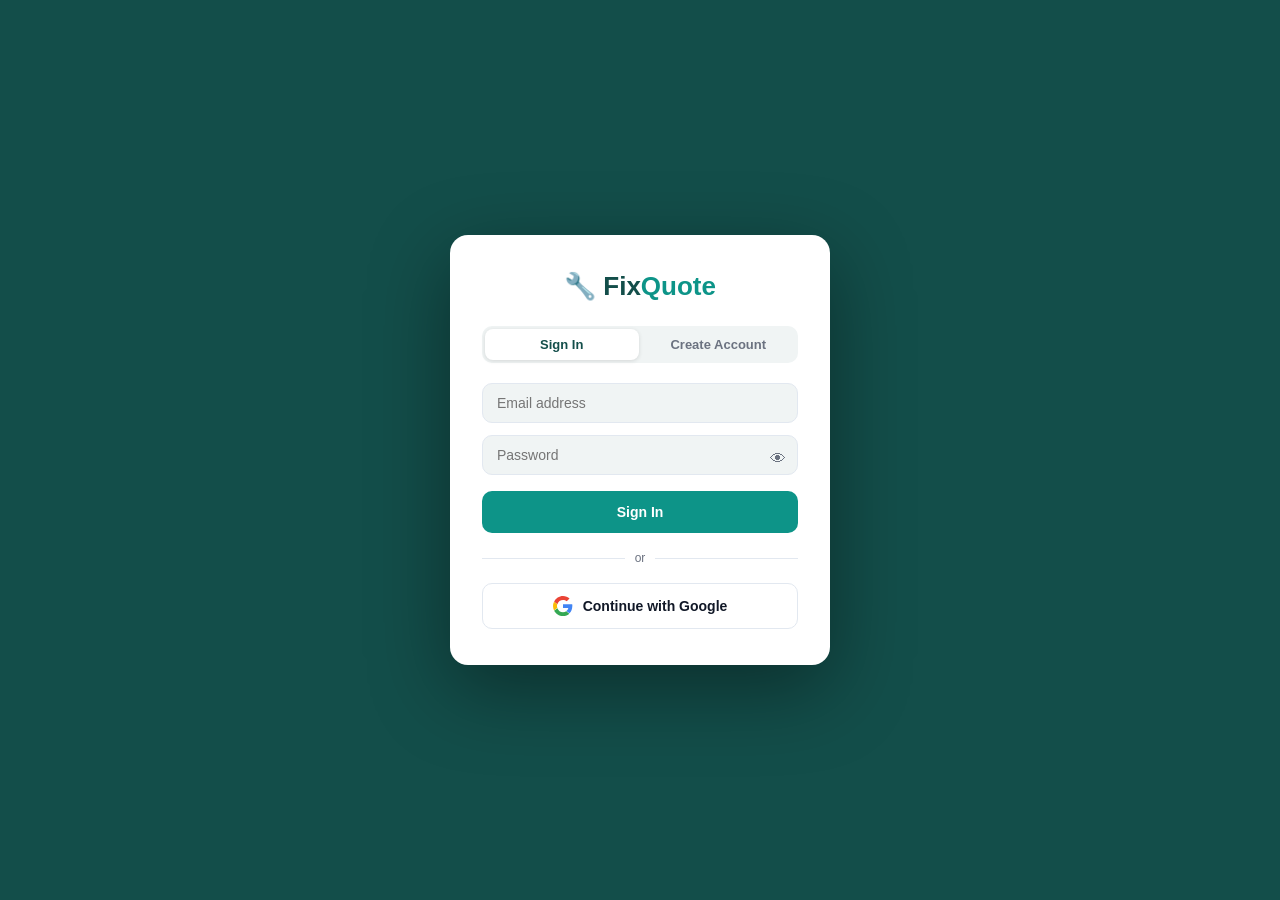
<file: fullpage.html>
<!DOCTYPE html>
<html lang="en">
<head>
  <meta charset="UTF-8" />
  <meta name="viewport" content="width=device-width, initial-scale=1.0" />
  <title>FixQuote</title>
  <style>
    *, *::before, *::after { box-sizing: border-box; margin: 0; padding: 0; }

    :root {
      --primary:       #0d9488;
      --primary-hover: #0f766e;
      --primary-light: #f0fdfa;
      --primary-mid:   #99f6e4;
      --header-bg:     #134e4a;
      --green:         #047857;
      --green-light:   #ecfdf5;
      --red:           #dc2626;
      --orange:        #d97706;
      --bg:            #f0f4f4;
      --card:          #ffffff;
      --border:        #e2e8f0;
      --text:          #111827;
      --muted:         #6b7280;
      --radius:        10px;
      --nav-h:         54px;
    }

    body { font-family: -apple-system, BlinkMacSystemFont, "Segoe UI", Roboto, sans-serif;
      font-size: 13px; color: var(--text); background: var(--bg); min-height: 100vh; }

    /* ── App header ──────────────────────────────────────────────────────── */
    .app-header {
      background: var(--header-bg); color: #fff; height: var(--nav-h);
      display: flex; align-items: center; padding: 0 22px; gap: 14px;
      position: sticky; top: 0; z-index: 200;
      box-shadow: 0 2px 12px rgba(0,0,0,0.25);
    }
    .app-logo { font-size: 16px; font-weight: 800; display: flex; align-items: center; gap: 7px; white-space: nowrap; }
    .tab-nav  { display: flex; gap: 3px; margin-left: 18px; }
    .tab-btn  {
      background: rgba(255,255,255,0.12); color: rgba(255,255,255,0.8);
      border: none; padding: 6px 15px; border-radius: 8px;
      font-size: 13px; font-weight: 600; cursor: pointer; white-space: nowrap;
    }
    .tab-btn:hover  { background: rgba(255,255,255,0.22); color: #fff; }
    .tab-btn.active { background: rgba(255,255,255,0.95); color: var(--header-bg); }

    .hdr-actions { display: flex; gap: 7px; margin-left: auto; align-items: center; }
    .customer-input {
      border: none; border-bottom: 1px solid rgba(255,255,255,0.4);
      background: transparent; color: #fff; font-size: 13px; font-weight: 500;
      padding: 4px 2px; width: 160px; outline: none;
    }
    .customer-input::placeholder { color: rgba(255,255,255,0.45); }
    .customer-input:focus { border-bottom-color: var(--primary-mid); }
    .btn-hdr {
      background: rgba(255,255,255,0.15); color: #fff; border: none;
      padding: 6px 13px; border-radius: 8px; font-size: 12px; font-weight: 600; cursor: pointer;
    }
    .btn-hdr:hover { background: rgba(255,255,255,0.28); }
    .btn-hdr.save   { background: var(--primary); }
    .btn-hdr.save:hover { background: var(--primary-hover); }
    .btn-hdr.danger { background: rgba(220,38,38,0.65); }
    .btn-hdr.danger:hover { background: rgba(220,38,38,0.85); }

    /* ── Tab panels ──────────────────────────────────────────────────────── */
    .tab-panel { display: none; }
    .tab-panel.active { display: block; }

    /* ── Estimate tab layout ─────────────────────────────────────────────── */
    .estimate-layout {
      display: grid; grid-template-columns: 1fr 320px; gap: 18px;
      padding: 18px 22px; max-width: 1100px; margin: 0 auto;
    }
    @media (max-width: 780px) { .estimate-layout { grid-template-columns: 1fr; } }
    .col-title { font-size: 11px; font-weight: 700; text-transform: uppercase;
      letter-spacing: 0.6px; color: var(--muted); margin-bottom: 10px; }

    /* Group card */
    .group-card {
      background: var(--card); border: 1px solid var(--border);
      border-radius: var(--radius); overflow: visible; margin-bottom: 12px;
      transition: border-color 0.15s, box-shadow 0.15s;
    }
    .group-card.drag-over { border-color: var(--primary); box-shadow: 0 0 0 3px var(--primary-light); }

    .group-header {
      display: flex; align-items: center; gap: 8px; padding: 10px 14px;
      background: var(--primary-light); border-bottom: 1px solid var(--primary-mid);
      border-radius: var(--radius) var(--radius) 0 0;
    }
    .group-icon  { font-size: 16px; }
    .group-name  { font-weight: 700; font-size: 13px; color: var(--primary-hover); flex: 1; }
    .group-count { font-size: 10px; color: var(--muted); background: #fff; border: 1px solid var(--border); border-radius: 10px; padding: 2px 8px; }
    .group-total-badge { font-size: 12px; font-weight: 700; color: var(--primary); }

    .part-item {
      display: flex; align-items: flex-start; gap: 9px; padding: 10px 14px;
      border-bottom: 1px solid var(--border); cursor: grab;
    }
    .part-item:hover { background: #fafbfc; }
    .part-item.dragging { opacity: 0.35; cursor: grabbing; }
    .drag-handle { color: #ccc; font-size: 15px; margin-top: 2px; cursor: grab; flex-shrink: 0; user-select: none; }
    .drag-handle:hover { color: var(--muted); }

    .part-info { flex: 1; min-width: 0; }
    .part-name { font-weight: 600; font-size: 13px; line-height: 1.35;
      overflow: hidden; display: -webkit-box; -webkit-line-clamp: 2; -webkit-box-orient: vertical; }
    .part-source { font-size: 11px; color: var(--muted); margin-top: 3px; }
    .part-source a { color: var(--primary); text-decoration: none; }
    .part-source a:hover { text-decoration: underline; }

    .part-price-row { display: flex; align-items: center; gap: 8px; margin-top: 6px; flex-wrap: wrap; }
    .part-price { font-weight: 700; font-size: 14px; color: var(--green); }
    .part-unit  { font-size: 11px; color: var(--muted); }
    .part-qty   { display: flex; align-items: center; gap: 4px; }
    .qty-btn {
      width: 22px; height: 22px; border: 1px solid var(--border); border-radius: 50%;
      background: var(--bg); cursor: pointer; font-size: 15px;
      display: flex; align-items: center; justify-content: center; color: var(--muted); font-weight: bold;
    }
    .qty-btn:hover { background: var(--primary-light); color: var(--primary); border-color: var(--primary); }
    .qty-val { font-size: 13px; font-weight: 600; min-width: 18px; text-align: center; }

    .part-labour-row {
      display: flex; align-items: center; gap: 8px; margin-top: 7px; padding-top: 7px;
      border-top: 1px dashed var(--border);
    }
    .part-labour-label { font-size: 11px; color: var(--muted); font-weight: 600; flex: 1; }
    .part-labour-wrap  { display: flex; align-items: center; gap: 4px; }
    .part-labour-sym   { font-size: 12px; color: var(--muted); }
    .part-labour-input {
      width: 68px; border: 1px solid var(--border); border-radius: 7px;
      padding: 4px 6px; font-size: 13px; font-weight: 700;
      color: var(--green); text-align: right;
    }
    .part-labour-input:focus { outline: none; border-color: var(--primary); }

    .btn-remove { background: none; border: none; cursor: pointer; color: #d1d5db; font-size: 15px; padding: 2px; flex-shrink: 0; }
    .btn-remove:hover { color: var(--red); }

    .group-footer {
      display: flex; justify-content: space-between; padding: 7px 14px;
      background: var(--primary-light); border-top: 1px solid var(--primary-mid);
      font-size: 12px; font-weight: 700; color: var(--primary-hover);
    }

    .empty-state { text-align: center; padding: 56px 20px; color: var(--muted); }
    .empty-state .icon { font-size: 44px; margin-bottom: 12px; }
    .empty-state h3 { font-size: 15px; margin-bottom: 6px; color: var(--text); }
    .empty-state p { font-size: 13px; line-height: 1.6; }

    /* Right summary column */
    .summary-col { position: sticky; top: calc(var(--nav-h) + 18px); }
    .summary-card { background: var(--card); border: 1px solid var(--border); border-radius: var(--radius); overflow: hidden; margin-bottom: 12px; }
    .summary-card-title { padding: 9px 14px; font-size: 11px; font-weight: 700; text-transform: uppercase; letter-spacing: 0.6px; color: var(--muted); border-bottom: 1px solid var(--border); background: var(--bg); }
    .sum-row { display: flex; justify-content: space-between; align-items: center; padding: 8px 14px; border-bottom: 1px solid var(--border); font-size: 13px; }
    .sum-row:last-child { border-bottom: none; }
    .sum-label { color: var(--muted); font-size: 12px; }
    .sum-value { font-weight: 700; }
    .sum-row.pretax-line { background: #f9fafb; }
    .sum-row.grand { background: var(--header-bg); color: #fff; font-weight: 800; font-size: 16px; }
    .sum-row.grand .sum-label { color: rgba(255,255,255,0.7); font-size: 12px; }

    .inline-edit { display: flex; align-items: center; gap: 4px; }
    .inline-edit span { color: var(--muted); font-size: 12px; }
    .inline-input { width: 68px; border: 1px solid var(--border); border-radius: 6px; padding: 4px 6px; font-size: 12px; font-weight: 700; text-align: right; background: var(--bg); }
    .inline-input:focus { outline: none; border-color: var(--primary); background: #fff; }
    .tax-input { width: 34px; border: 1px solid rgba(255,255,255,0.4); border-radius: 4px; padding: 1px 3px; font-size: 12px; font-weight: 700; background: rgba(255,255,255,0.18); color: #fff; text-align: center; }
    .tax-input:focus { outline: none; border-color: #fff; }

    .actions-stack { display: flex; flex-direction: column; gap: 8px; }
    .btn-action { width: 100%; padding: 10px; border: none; border-radius: var(--radius); font-size: 13px; font-weight: 700; cursor: pointer; display: flex; align-items: center; justify-content: center; gap: 6px; }
    .btn-action.primary   { background: var(--primary); color: #fff; }
    .btn-action.primary:hover { background: var(--primary-hover); }
    .btn-action.secondary { background: var(--card); color: var(--text); border: 1px solid var(--border); }
    .btn-action.secondary:hover { background: var(--primary-light); }

    /* ── Labour Editor ───────────────────────────────────────────────────── */
    .labour-layout { max-width: 860px; margin: 0 auto; padding: 22px; }
    .labour-toolbar { display: flex; align-items: center; gap: 10px; margin-bottom: 18px; flex-wrap: wrap; }
    .labour-search { flex: 1; min-width: 160px; border: 1px solid var(--border); border-radius: 8px; padding: 9px 14px; font-size: 13px; background: var(--card); }
    .labour-search:focus { outline: none; border-color: var(--primary); }
    .btn-add-open { background: var(--primary); color: #fff; border: none; border-radius: 8px; padding: 9px 16px; font-size: 13px; font-weight: 700; cursor: pointer; }
    .btn-add-open:hover { background: var(--primary-hover); }

    .add-device-form { display: none; flex-wrap: wrap; gap: 8px; align-items: center; background: var(--card); border: 1px solid var(--primary); border-radius: var(--radius); padding: 14px; margin-bottom: 16px; }
    .add-device-form.open { display: flex; }
    .add-device-form input { flex: 1; min-width: 130px; border: 1px solid var(--border); border-radius: 8px; padding: 8px 12px; font-size: 13px; }
    .add-device-form input:focus { outline: none; border-color: var(--primary); }
    .add-device-form .w90 { width: 90px; flex: none; }
    .btn-form-add { background: var(--primary); color: #fff; border: none; border-radius: 8px; padding: 8px 18px; font-size: 13px; font-weight: 700; cursor: pointer; }
    .btn-form-add:hover { background: var(--primary-hover); }
    .btn-form-cancel { background: none; border: 1px solid var(--border); border-radius: 8px; padding: 8px 14px; font-size: 13px; cursor: pointer; color: var(--muted); }
    .btn-form-cancel:hover { background: var(--bg); }

    .brand-section { margin-bottom: 22px; }
    .brand-header { display: flex; align-items: center; gap: 8px; margin-bottom: 10px; padding-bottom: 7px; border-bottom: 2px solid var(--border); }
    .brand-icon { font-size: 18px; }
    .brand-name { font-size: 14px; font-weight: 700; }
    .brand-count { font-size: 11px; color: var(--muted); }

    .device-grid { display: grid; grid-template-columns: repeat(auto-fill, minmax(230px, 1fr)); gap: 8px; }
    .device-card { background: var(--card); border: 1px solid var(--border); border-radius: var(--radius); padding: 12px 14px; display: flex; align-items: center; gap: 10px; transition: box-shadow 0.15s; }
    .device-card:hover { box-shadow: 0 2px 10px rgba(0,0,0,0.08); }
    .device-card.in-use { border-color: var(--primary); background: var(--primary-light); }
    .device-card-info { flex: 1; min-width: 0; }
    .device-card-name { font-weight: 700; font-size: 13px; }
    .device-in-use-badge { font-size: 9px; font-weight: 700; text-transform: uppercase; background: var(--primary); color: #fff; padding: 2px 6px; border-radius: 8px; margin-top: 3px; display: inline-block; }
    .device-rate-wrap { display: flex; align-items: center; gap: 4px; flex-shrink: 0; }
    .device-rate-currency { font-size: 13px; color: var(--muted); font-weight: 600; }
    .device-rate-input { width: 68px; border: 1px solid var(--border); border-radius: 7px; padding: 5px 7px; font-size: 13px; font-weight: 700; color: var(--green); text-align: right; }
    .device-rate-input:focus { outline: none; border-color: var(--primary); }
    .device-card.in-use .device-rate-input { border-color: var(--primary); }
    .btn-del-device { background: none; border: none; color: var(--muted); cursor: pointer; font-size: 14px; }
    .btn-del-device:hover { color: var(--red); }

    /* ── History tab ─────────────────────────────────────────────────────── */
    .history-layout { max-width: 860px; margin: 0 auto; padding: 22px; }
    .history-toolbar { display: flex; align-items: center; gap: 10px; margin-bottom: 18px; }
    .history-search { flex: 1; border: 1px solid var(--border); border-radius: 8px; padding: 9px 14px; font-size: 13px; background: var(--card); }
    .history-search:focus { outline: none; border-color: var(--primary); }

    .history-card {
      background: var(--card); border: 1px solid var(--border); border-radius: var(--radius);
      margin-bottom: 10px; overflow: hidden; transition: box-shadow 0.15s;
    }
    .history-card:hover { box-shadow: 0 2px 12px rgba(0,0,0,0.08); }
    .history-card-header { display: flex; align-items: center; gap: 12px; padding: 12px 16px; }
    .history-customer { font-size: 14px; font-weight: 700; flex: 1; }
    .history-date { font-size: 11px; color: var(--muted); }
    .history-total { font-size: 15px; font-weight: 800; color: var(--primary); }
    .history-meta { display: flex; gap: 14px; padding: 6px 16px 10px; border-top: 1px solid var(--border); flex-wrap: wrap; }
    .history-chip { font-size: 11px; color: var(--muted); display: flex; align-items: center; gap: 3px; }
    .history-chip strong { color: var(--text); }
    .history-actions { display: flex; gap: 6px; padding: 8px 16px; border-top: 1px solid var(--border); background: var(--bg); }
    .btn-hist { border: none; border-radius: 7px; padding: 6px 14px; font-size: 12px; font-weight: 700; cursor: pointer; }
    .btn-hist.view    { background: var(--primary); color: #fff; }
    .btn-hist.view:hover { background: var(--primary-hover); }
    .btn-hist.restore { background: var(--green-light); color: var(--green); border: 1px solid #a7f3d0; }
    .btn-hist.restore:hover { background: #d1fae5; }
    .btn-hist.del     { background: none; color: var(--red); border: 1px solid #fecaca; margin-left: auto; }
    .btn-hist.del:hover { background: #fee2e2; }

    /* History detail modal */
    .modal-overlay { display: none; position: fixed; inset: 0; background: rgba(0,0,0,0.5); z-index: 900; align-items: center; justify-content: center; }
    .modal-overlay.open { display: flex; }
    .modal { background: var(--card); border-radius: 14px; max-width: 600px; width: 92%; max-height: 85vh; overflow-y: auto; box-shadow: 0 20px 60px rgba(0,0,0,0.3); }
    .modal-header { display: flex; align-items: center; gap: 10px; padding: 16px 20px; border-bottom: 1px solid var(--border); position: sticky; top: 0; background: var(--card); }
    .modal-title { font-size: 15px; font-weight: 700; flex: 1; }
    .btn-modal-close { background: none; border: none; font-size: 20px; cursor: pointer; color: var(--muted); }
    .btn-modal-close:hover { color: var(--text); }
    .modal-body { padding: 16px 20px; }
    .modal-part-row { display: flex; justify-content: space-between; padding: 5px 0; border-bottom: 1px solid var(--border); font-size: 13px; }
    .modal-part-row:last-child { border: none; }
    .modal-section-title { font-size: 11px; font-weight: 700; text-transform: uppercase; letter-spacing: 0.5px; color: var(--muted); margin: 12px 0 6px; }
    .modal-total-row { display: flex; justify-content: space-between; padding: 6px 0; font-size: 13px; }
    .modal-total-row.grand { font-size: 16px; font-weight: 800; color: var(--primary); border-top: 2px solid var(--border); padding-top: 10px; margin-top: 4px; }

    /* ── Toast ───────────────────────────────────────────────────────────── */
    #toast { position: fixed; bottom: 20px; left: 50%; transform: translateX(-50%); background: #1c1e21; color: #fff; padding: 9px 20px; border-radius: 24px; font-size: 13px; font-weight: 500; opacity: 0; transition: opacity 0.2s; pointer-events: none; z-index: 9999; white-space: nowrap; }
    #toast.show { opacity: 1; }

    /* ── Support & Feedback Tab ──────────────────────────────────────────── */
    .fq-support-layout { max-width: 640px; margin: 0 auto; padding: 28px 20px 48px; }
    .fqs-header { display:flex; align-items:flex-start; justify-content:space-between; gap:16px; margin-bottom:22px; }
    .fqs-title  { font-size:18px; font-weight:800; margin-bottom:4px; }
    .fqs-sub    { font-size:13px; color:var(--muted); line-height:1.5; }
    .btn-new-ticket {
      background:var(--primary); color:#fff; border:none;
      border-radius:9px; padding:9px 20px; font-size:13px; font-weight:700;
      cursor:pointer; white-space:nowrap; flex-shrink:0;
    }
    .btn-new-ticket:hover { background:var(--primary-hover); }

    /* New ticket form */
    .new-ticket-form {
      background:var(--card); border:1px solid var(--primary); border-radius:var(--radius);
      padding:20px; margin-bottom:20px; display:flex; flex-direction:column; gap:14px;
      box-shadow:0 0 0 4px var(--primary-light);
    }
    .fb-field { display:flex; flex-direction:column; gap:6px; }
    .fb-label { font-size:11px; font-weight:700; color:var(--muted); text-transform:uppercase; letter-spacing:0.5px; }
    .fb-select, .fb-textarea {
      border:1px solid var(--border); border-radius:8px;
      padding:10px 13px; font-size:13px; font-family:inherit;
      background:var(--bg); width:100%;
    }
    .fb-select:focus, .fb-textarea:focus { outline:none; border-color:var(--primary); background:#fff; }
    .fb-textarea { resize:vertical; min-height:100px; line-height:1.6; }
    .fb-select {
      appearance:none; cursor:pointer;
      background-image:url("data:image/svg+xml,%3Csvg xmlns='http://www.w3.org/2000/svg' width='12' height='7'%3E%3Cpath d='M1 1l5 5 5-5' stroke='%236b7280' stroke-width='1.5' fill='none' stroke-linecap='round'/%3E%3C/svg%3E");
      background-repeat:no-repeat; background-position:right 12px center; padding-right:32px;
    }
    .fb-error { background:#fef2f2; color:var(--red); border:1px solid #fecaca; border-radius:8px; padding:10px 13px; font-size:13px; }
    .ntf-actions { display:flex; gap:10px; justify-content:flex-end; }
    .btn-ntf-cancel { background:none; border:1px solid var(--border); border-radius:8px; padding:9px 18px; font-size:13px; cursor:pointer; color:var(--muted); }
    .btn-ntf-cancel:hover { background:var(--bg); }
    .btn-ntf-submit { background:var(--primary); color:#fff; border:none; border-radius:8px; padding:9px 22px; font-size:13px; font-weight:700; cursor:pointer; }
    .btn-ntf-submit:hover { background:var(--primary-hover); }
    .btn-ntf-submit:disabled { opacity:0.55; cursor:not-allowed; }

    /* Ticket cards (user side) */
    .fq-ticket-list-label { font-size:11px; font-weight:700; text-transform:uppercase; letter-spacing:0.5px; color:var(--muted); margin-bottom:10px; }
    .utc { background:var(--card); border:1px solid var(--border); border-radius:var(--radius); margin-bottom:10px; overflow:hidden; transition:box-shadow 0.15s; }
    .utc:hover { box-shadow:0 2px 10px rgba(0,0,0,0.08); }
    .utc-header { display:flex; align-items:center; gap:12px; padding:14px 16px; cursor:pointer; user-select:none; }
    .utc-cat-icon { font-size:20px; flex-shrink:0; }
    .utc-info { flex:1; min-width:0; }
    .utc-subject { font-size:14px; font-weight:700; white-space:nowrap; overflow:hidden; text-overflow:ellipsis; }
    .utc-meta    { font-size:11px; color:var(--muted); margin-top:3px; }
    .utc-meta strong { color:var(--primary-hover); }
    .utc-badge { font-size:11px; font-weight:700; padding:3px 9px; border-radius:12px; flex-shrink:0; }
    .utc-badge.open        { background:#dcfce7; color:#166534; }
    .utc-badge.in_progress { background:#fef9c3; color:#854d0e; }
    .utc-badge.resolved    { background:#f1f5f9; color:#64748b; }
    .utc-chevron { color:var(--muted); font-size:11px; transition:transform 0.2s; flex-shrink:0; margin-left:4px; }
    .utc.expanded .utc-chevron { transform:rotate(180deg); }
    .utc-body { display:none; border-top:1px solid var(--border); }
    .utc.expanded .utc-body { display:block; }
    .utc-thread { padding:16px; display:flex; flex-direction:column; gap:10px; max-height:320px; overflow-y:auto; }
    .utc-msg { display:flex; flex-direction:column; }
    .utc-msg.user  { align-items:flex-end; }
    .utc-msg.admin { align-items:flex-start; }
    .utc-by   { font-size:10px; font-weight:700; color:var(--orange,#f59e0b); margin-bottom:3px; }
    .utc-bubble { padding:9px 13px; border-radius:14px; font-size:13px; line-height:1.55; max-width:85%; }
    .utc-msg.user  .utc-bubble { background:var(--primary); color:#fff; border-radius:14px 14px 2px 14px; }
    .utc-msg.admin .utc-bubble { background:var(--bg); border:1px solid var(--border); border-radius:2px 14px 14px 14px; }
    .utc-time { font-size:10px; color:var(--muted); margin-top:3px; }
    .utc-reply-bar { border-top:1px solid var(--border); padding:10px 14px; display:flex; gap:8px; align-items:flex-end; }
    .utc-reply-input { flex:1; border:1px solid var(--border); border-radius:10px; padding:8px 12px; font-size:13px; font-family:inherit; resize:none; min-height:36px; max-height:100px; overflow-y:auto; line-height:1.45; }
    .utc-reply-input:focus { outline:none; border-color:var(--primary); }
    .btn-utc-send { background:var(--primary); color:#fff; border:none; border-radius:10px; padding:8px 16px; font-size:13px; font-weight:700; cursor:pointer; flex-shrink:0; }
    .btn-utc-send:hover { background:var(--primary-hover); }
    .btn-utc-send:disabled { opacity:0.5; cursor:not-allowed; }
    .utc-resolved-note { text-align:center; padding:12px; font-size:12px; color:var(--muted); border-top:1px solid var(--border); background:#f8fafc; }
    .btn-utc-reopen { background:none; border:none; color:var(--primary); font-size:12px; font-weight:700; cursor:pointer; padding:0 4px; }

    /* Empty state + divider */
    .fqs-empty { text-align:center; padding:40px 20px; color:var(--muted); }
    .fqs-empty .icon { font-size:40px; margin-bottom:12px; }
    .fqs-empty h3 { font-size:15px; font-weight:700; margin-bottom:6px; color:var(--text); }
    .fqs-empty p  { font-size:13px; line-height:1.6; }
    .fqs-guest-note { background:var(--card); border:1px solid var(--border); border-radius:var(--radius); padding:24px; text-align:center; }
    .fqs-guest-note p { font-size:13px; color:var(--muted); line-height:1.6; }
    .fqs-divider { height:1px; background:var(--border); margin:28px 0; }

    /* One-way feedback section */
    .fqs-fb-section { background:var(--card); border:1px solid var(--border); border-radius:var(--radius); overflow:hidden; }
    .fqsf-header { display:flex; justify-content:space-between; align-items:center; padding:13px 16px; cursor:pointer; font-size:13px; font-weight:600; user-select:none; }
    .fqsf-header:hover { background:var(--bg); }
    .fqsf-arrow { color:var(--muted); font-size:11px; transition:transform 0.2s; }
    .fqsf-body { padding:0 16px 16px; display:flex; flex-direction:column; gap:10px; }
    .btn-submit-fb { background:var(--primary); color:#fff; border:none; border-radius:8px; padding:10px; font-size:13px; font-weight:700; cursor:pointer; width:100%; }
    .btn-submit-fb:hover { background:var(--primary-hover); }
    .btn-submit-fb:disabled { opacity:0.55; cursor:not-allowed; }

    /* ── Auth overlay ────────────────────────────────────────────────────── */
    .auth-overlay { position: fixed; inset: 0; z-index: 10000; background: var(--header-bg); display: flex; align-items: center; justify-content: center; }
    .auth-overlay.hidden { display: none; }
    .auth-box { background: var(--card); border-radius: 18px; padding: 36px 32px; width: 380px; box-shadow: 0 24px 80px rgba(0,0,0,0.4); }
    .auth-logo { text-align: center; font-size: 26px; font-weight: 800; color: var(--header-bg); margin-bottom: 24px; }
    .auth-logo span { color: var(--primary); }
    .auth-tabs { display: flex; background: var(--bg); border-radius: 10px; padding: 3px; gap: 3px; margin-bottom: 20px; }
    .auth-tab { flex: 1; padding: 8px; border: none; border-radius: 8px; font-size: 13px; font-weight: 700; cursor: pointer; background: transparent; color: var(--muted); }
    .auth-tab.active { background: var(--card); color: var(--header-bg); box-shadow: 0 1px 4px rgba(0,0,0,0.12); }
    .auth-error { background: #fef2f2; color: var(--red); border: 1px solid #fecaca; border-radius: 9px; padding: 10px 12px; font-size: 13px; margin-bottom: 14px; }
    .auth-input { width: 100%; border: 1px solid var(--border); border-radius: 10px; padding: 11px 14px; font-size: 14px; margin-bottom: 12px; background: var(--bg); }
    .auth-input:focus { outline: none; border-color: var(--primary); background: #fff; }
    .auth-pw-wrap { position: relative; }
    .auth-pw-wrap .auth-input { padding-right: 44px; }
    .btn-show-pw { position: absolute; right: 12px; top: 50%; transform: translateY(-60%); background: none; border: none; cursor: pointer; font-size: 16px; color: var(--muted); }
    .btn-auth-submit { width: 100%; padding: 13px; background: var(--primary); color: #fff; border: none; border-radius: 10px; font-size: 14px; font-weight: 700; cursor: pointer; margin-top: 4px; }
    .btn-auth-submit:hover { background: var(--primary-hover); }
    .btn-auth-submit:disabled { opacity: 0.6; cursor: not-allowed; }
    .auth-divider { display: flex; align-items: center; gap: 10px; margin: 18px 0; color: var(--muted); font-size: 12px; }
    .auth-divider::before, .auth-divider::after { content: ""; flex: 1; height: 1px; background: var(--border); }
    .btn-google { width: 100%; display: flex; align-items: center; justify-content: center; gap: 10px; padding: 12px; border: 1px solid var(--border); border-radius: 10px; background: var(--card); font-size: 14px; font-weight: 600; cursor: pointer; color: var(--text); }
    .btn-google:hover { background: var(--bg); border-color: #aaa; }
    .btn-google svg { width: 20px; height: 20px; flex-shrink: 0; }
  </style>
</head>
<body>

<header class="app-header">
  <div class="app-logo">🔧 FixQuote</div>
  <nav class="tab-nav">
    <button class="tab-btn active" data-tab="estimate">📋 Estimate</button>
    <button class="tab-btn"        data-tab="labour">⚙ Labour Editor</button>
    <button class="tab-btn"        data-tab="history">📁 History</button>
    <button class="tab-btn"        data-tab="feedback">💬 Feedback</button>
    <!-- Admin link — only visible to publisher, injected by JS -->
    <button class="tab-btn" id="btnAdminLink" style="display:none" data-tab="__admin">🔑 Admin</button>
  </nav>
  <div class="hdr-actions">
    <input class="customer-input" id="customerName" type="text" placeholder="Customer / Job #…" />
    <button class="btn-hdr save"   id="btnSaveJob">💾 Save Job</button>
    <button class="btn-hdr danger" id="btnClearAll">New Job</button>
  </div>
</header>

<!-- ── Estimate Tab ────────────────────────────────────────────────────────── -->
<div id="tab-estimate" class="tab-panel active">
  <div class="estimate-layout">

    <div>
      <div class="col-title">Parts by Device</div>
      <div id="groupedParts">
        <div class="empty-state">
          <div class="icon">📦</div>
          <h3>No parts yet</h3>
          <p>Browse a product on PhoneLCDParts, MobileSentrix, or eBay<br>and click <strong>Add to Estimate</strong>.</p>
        </div>
      </div>
    </div>

    <div class="summary-col">
      <div class="col-title">Summary</div>
      <div class="summary-card">
        <div class="summary-card-title">Cost Breakdown</div>
        <div class="sum-row"><span class="sum-label">Parts</span><span class="sum-value" id="subtotal">$0.00</span></div>
        <div class="sum-row"><span class="sum-label">Labour</span><span class="sum-value" id="labourTotal">$0.00</span></div>
        <div class="sum-row">
          <span class="sum-label">Shipping</span>
          <div class="inline-edit"><span>$</span><input class="inline-input" id="shippingInput" type="number" value="0" min="0" step="1" /></div>
        </div>
        <div class="sum-row">
          <span class="sum-label">Markup</span>
          <div class="inline-edit">
            <input class="inline-input" id="markupPct" type="number" value="0" min="0" max="100" step="1" style="width:44px" />
            <span>% = </span>
            <span class="sum-value" id="markupAmt">$0.00</span>
          </div>
        </div>
        <div class="sum-row pretax-line"><span class="sum-label">Subtotal</span><span class="sum-value" id="pretaxTotal">$0.00</span></div>
        <div class="sum-row">
          <span class="sum-label">Tax&nbsp;<input class="tax-input" id="taxRate" type="number" value="7" min="0" max="30" step="0.5">%</span>
          <span class="sum-value" id="taxAmount">$0.00</span>
        </div>
        <div class="sum-row grand"><span class="sum-label">Grand Total</span><span id="grandTotal">$0.00</span></div>
      </div>
      <div class="actions-stack">
        <button class="btn-action primary"   id="btnCopy">📋 Copy Summary</button>
        <button class="btn-action secondary" id="btnPrint">🖨 Print Estimate</button>
      </div>
    </div>

  </div>
</div>

<!-- ── Labour Editor Tab ──────────────────────────────────────────────────── -->
<div id="tab-labour" class="tab-panel">
  <div class="labour-layout">
    <div class="labour-toolbar">
      <input class="labour-search" id="labourSearch" type="text" placeholder="🔍 Search devices…" />
      <button class="btn-add-open" id="btnOpenAddForm">+ Add Device</button>
    </div>
    <div class="add-device-form" id="addDeviceForm">
      <input type="text"   id="newDeviceName" placeholder="Device name (e.g. iPhone 16 Pro)" />
      <input type="number" class="w90" id="newDeviceRate" placeholder="Labour $" min="0" step="5" />
      <button class="btn-form-add"    id="btnSaveDevice">Add</button>
      <button class="btn-form-cancel" id="btnCancelAdd">Cancel</button>
    </div>
    <div id="labourDeviceGrid"></div>
  </div>
</div>

<!-- ── History Tab ────────────────────────────────────────────────────────── -->
<div id="tab-history" class="tab-panel">
  <div class="history-layout">
    <div class="history-toolbar">
      <input class="history-search" id="historySearch" type="text" placeholder="🔍 Search by customer name…" />
    </div>
    <div id="historyList">
      <div class="empty-state">
        <div class="icon">📂</div>
        <h3>No saved jobs yet</h3>
        <p>Click <strong>Save Job</strong> to archive the current estimate.<br>Past jobs appear here.</p>
      </div>
    </div>
  </div>
</div>

<!-- ── History detail modal ───────────────────────────────────────────────── -->
<div class="modal-overlay" id="historyModal">
  <div class="modal">
    <div class="modal-header">
      <span class="modal-title" id="modalTitle">Job Details</span>
      <button class="btn-modal-close" id="btnModalClose">×</button>
    </div>
    <div class="modal-body" id="modalBody"></div>
  </div>
</div>

<!-- ── Support & Feedback Tab ─────────────────────────────────────────────── -->
<div id="tab-feedback" class="tab-panel">
  <div class="fq-support-layout">

    <!-- Header -->
    <div class="fqs-header">
      <div>
        <h2 class="fqs-title">🎧 Support</h2>
        <p class="fqs-sub">Submit a ticket and chat with us. We typically reply within 24 hours.</p>
      </div>
      <button class="btn-new-ticket" id="btnNewTicket">+ New Ticket</button>
    </div>

    <!-- New ticket form (hidden by default) -->
    <div class="new-ticket-form" id="newTicketForm" style="display:none">
      <div id="ntfError" class="fb-error" style="display:none"></div>
      <div class="fb-field">
        <label class="fb-label" for="ntfCategory">Category</label>
        <select class="fb-select" id="ntfCategory">
          <option value="bug">🐛 Bug Report</option>
          <option value="feature">✨ Feature Request</option>
          <option value="question">❓ Question</option>
        </select>
      </div>
      <div class="fb-field">
        <label class="fb-label" for="ntfMessage">Describe the issue <span style="color:var(--red);font-weight:400;text-transform:none">*</span></label>
        <textarea class="fb-textarea" id="ntfMessage" placeholder="Include as much detail as you like…" rows="4"></textarea>
      </div>
      <div class="ntf-actions">
        <button class="btn-ntf-cancel" id="btnNtfCancel">Cancel</button>
        <button class="btn-ntf-submit" id="btnNtfSubmit">Submit Ticket</button>
      </div>
    </div>

    <!-- Ticket list (populated by JS) -->
    <div id="fqTicketList"></div>

    <div class="fqs-divider"></div>

    <!-- One-way feedback (collapsible) -->
    <div class="fqs-fb-section">
      <div class="fqsf-header" id="btnToggleFeedback">
        <span>📣 Send quick feedback</span>
        <span class="fqsf-arrow">▼</span>
      </div>
      <div class="fqsf-body" id="fqsfBody" style="display:none">
        <div id="fqsfError" class="fb-error" style="display:none"></div>
        <textarea class="fb-textarea" id="fqsfMessage" placeholder="Suggestions, compliments, anything on your mind…" rows="3"></textarea>
        <button class="btn-submit-fb" id="btnSubmitFeedback">Send Feedback</button>
        <div id="fqsfSuccess" style="display:none;text-align:center;padding:12px;font-size:13px;font-weight:700;color:var(--primary)">✅ Thanks for your feedback!</div>
      </div>
    </div>

  </div>
</div>

<!-- ── Auth overlay ──────────────────────────────────────────────────────── -->
<div id="authOverlay" class="auth-overlay">
  <div class="auth-box">
    <div class="auth-logo">🔧 Fix<span>Quote</span></div>
    <div class="auth-tabs">
      <button class="auth-tab active" data-mode="signin">Sign In</button>
      <button class="auth-tab"        data-mode="signup">Create Account</button>
    </div>
    <div id="authError" class="auth-error" style="display:none"></div>
    <input class="auth-input" id="authEmail"    type="email"    placeholder="Email address"  autocomplete="email" />
    <div class="auth-pw-wrap">
      <input class="auth-input" id="authPassword" type="password" placeholder="Password" autocomplete="current-password" />
      <button class="btn-show-pw" id="btnShowPw" tabindex="-1">👁</button>
    </div>
    <button class="btn-auth-submit" id="btnAuthSubmit">Sign In</button>
    <div class="auth-divider">or</div>
    <button class="btn-google" id="btnGoogleSignIn">
      <svg viewBox="0 0 48 48"><path fill="#EA4335" d="M24 9.5c3.5 0 6.6 1.2 9 3.2l6.7-6.7C35.7 2.5 30.2 0 24 0 14.6 0 6.6 5.5 2.7 13.5l7.8 6.1C12.4 13.2 17.8 9.5 24 9.5z"/><path fill="#4285F4" d="M46.5 24.5c0-1.6-.1-3.1-.4-4.5H24v8.5h12.7c-.6 3-2.3 5.5-4.8 7.2l7.5 5.8c4.4-4 6.9-10 6.9-17z"/><path fill="#FBBC05" d="M10.5 28.4A14.8 14.8 0 0 1 9.5 24c0-1.5.3-3 .7-4.4L2.4 13.5A23.9 23.9 0 0 0 0 24c0 3.8.9 7.4 2.5 10.6l8-6.2z"/><path fill="#34A853" d="M24 48c6.2 0 11.4-2 15.2-5.5l-7.5-5.8c-2 1.4-4.6 2.2-7.7 2.2-6.2 0-11.5-4.2-13.4-9.8l-7.9 6.1C6.5 42.4 14.6 48 24 48z"/></svg>
      Continue with Google
    </button>
  </div>
</div>

<div id="toast"></div>
<script src="firebase-config.js"></script>
<script src="auth.js"></script>
<script src="fullpage.js"></script>
</body>
</html>
</file>
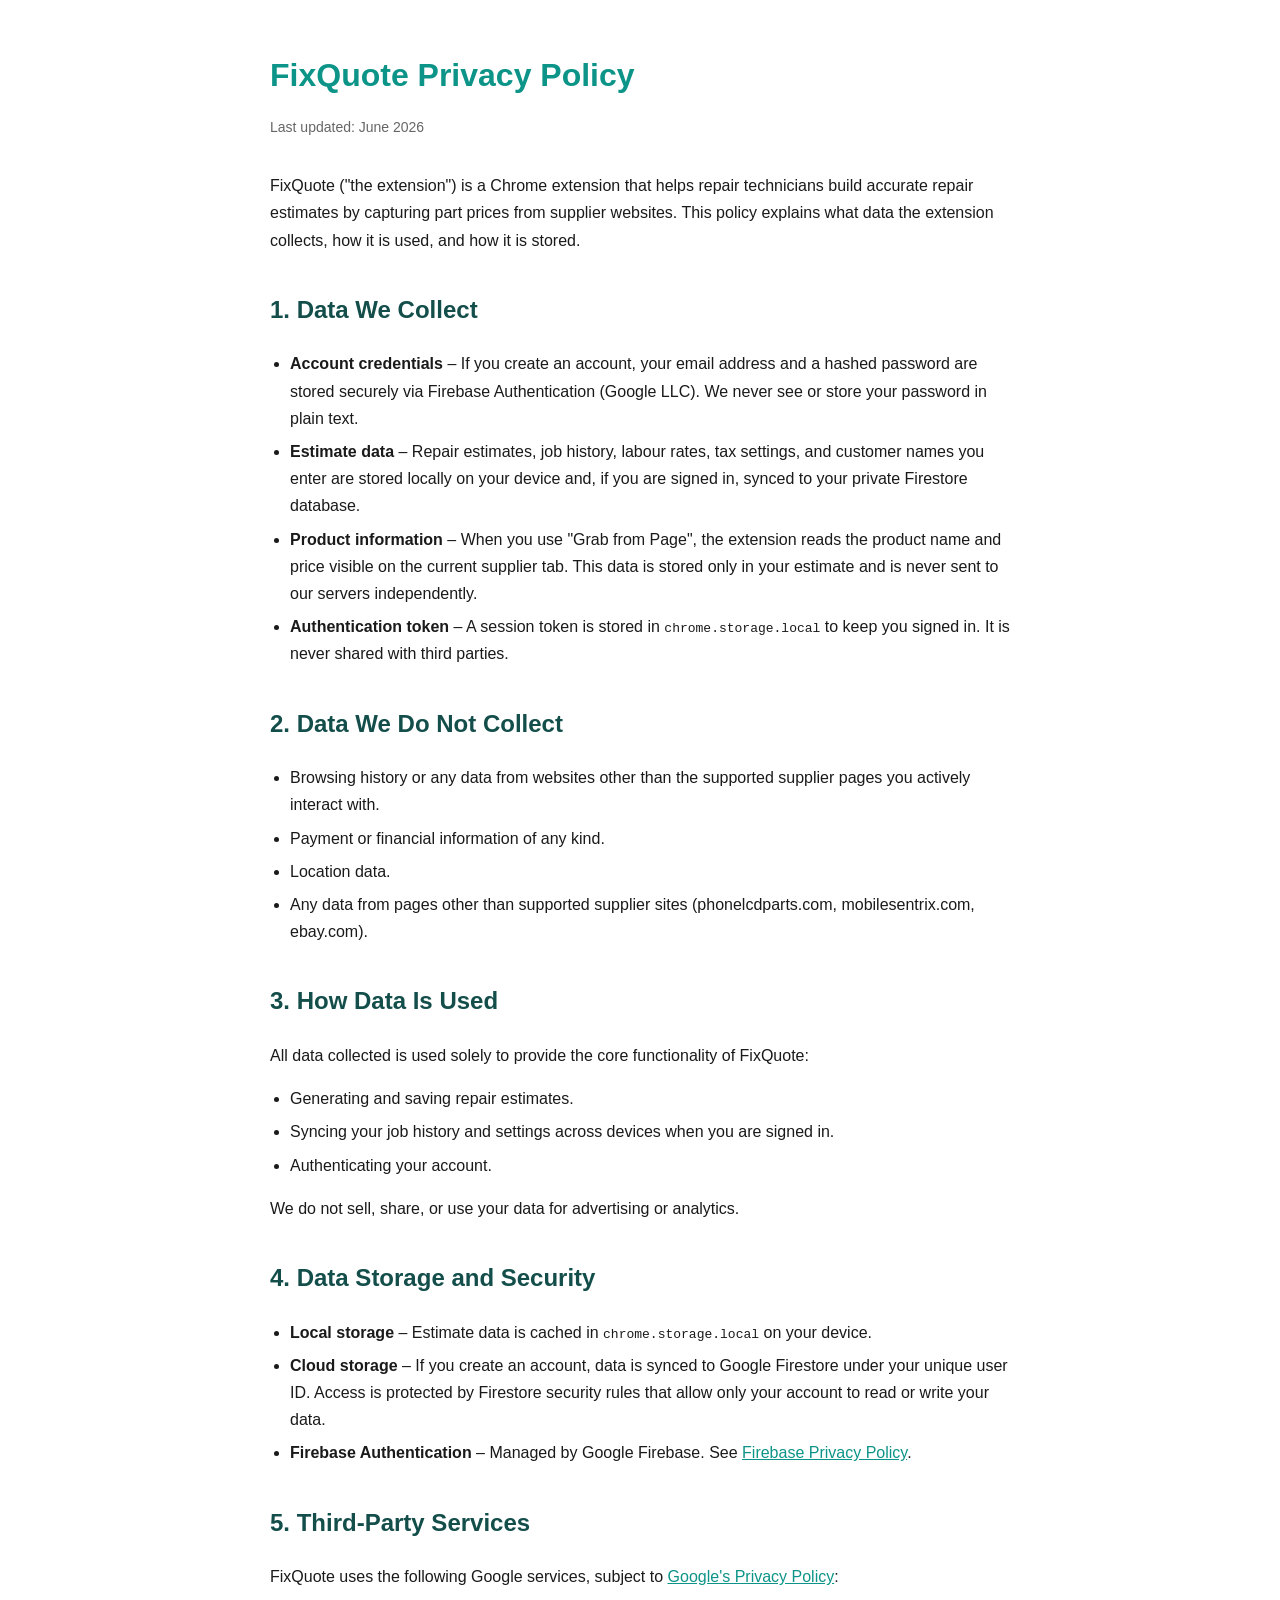
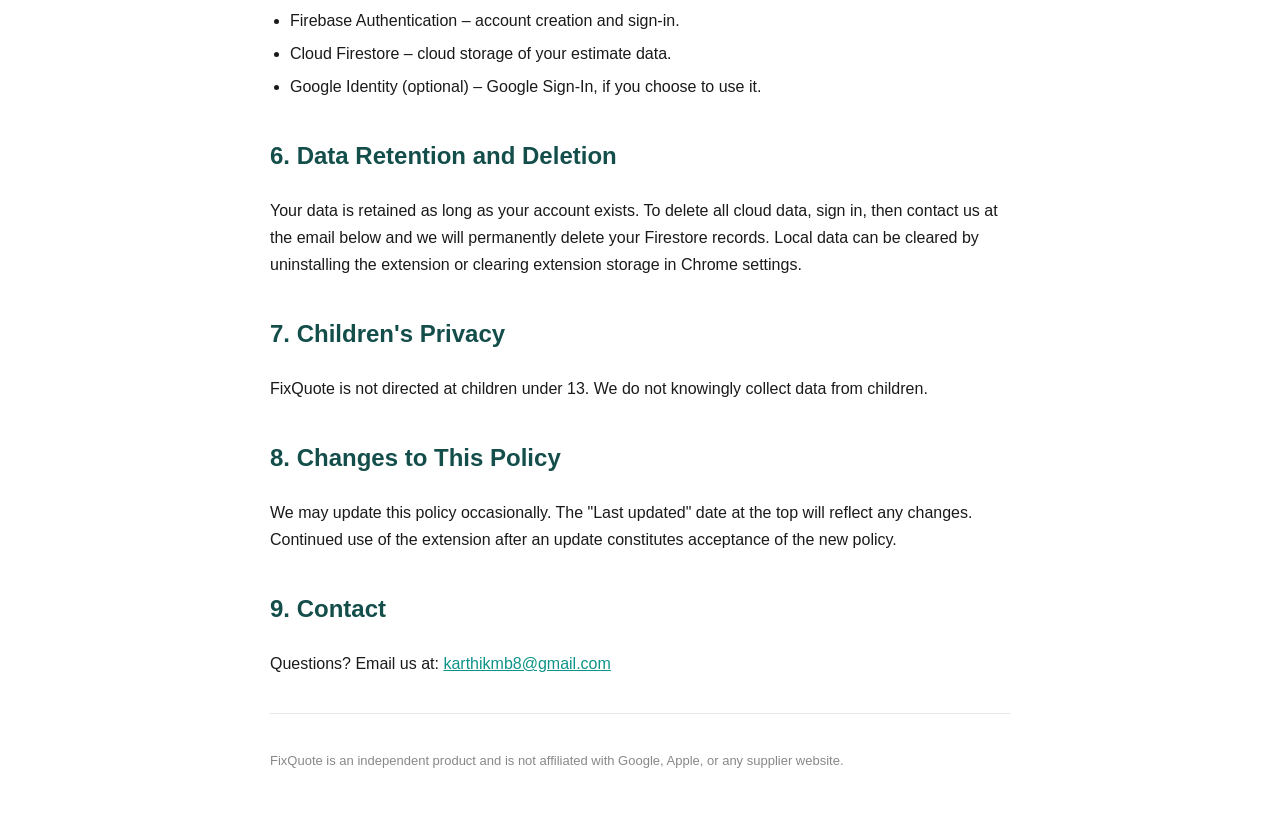
<file: privacy-policy.html>
<!DOCTYPE html>
<html lang="en">
<head>
  <meta charset="UTF-8" />
  <meta name="viewport" content="width=device-width, initial-scale=1.0" />
  <title>FixQuote – Privacy Policy</title>
  <style>
    body { font-family: -apple-system, BlinkMacSystemFont, "Segoe UI", sans-serif;
           max-width: 740px; margin: 48px auto; padding: 0 24px;
           color: #1a1a1a; line-height: 1.7; }
    h1   { color: #0d9488; margin-bottom: 4px; }
    h2   { color: #134e4a; margin-top: 36px; }
    .meta { color: #666; font-size: 14px; margin-bottom: 32px; }
    ul   { padding-left: 20px; }
    li   { margin-bottom: 6px; }
    a    { color: #0d9488; }
    hr   { border: none; border-top: 1px solid #e5e7eb; margin: 36px 0; }
  </style>
</head>
<body>

  <h1>FixQuote Privacy Policy</h1>
  <p class="meta">Last updated: June 2026</p>

  <p>FixQuote ("the extension") is a Chrome extension that helps repair technicians build
  accurate repair estimates by capturing part prices from supplier websites. This policy
  explains what data the extension collects, how it is used, and how it is stored.</p>

  <h2>1. Data We Collect</h2>
  <ul>
    <li><strong>Account credentials</strong> – If you create an account, your email address
        and a hashed password are stored securely via Firebase Authentication (Google LLC).
        We never see or store your password in plain text.</li>
    <li><strong>Estimate data</strong> – Repair estimates, job history, labour rates, tax
        settings, and customer names you enter are stored locally on your device and,
        if you are signed in, synced to your private Firestore database.</li>
    <li><strong>Product information</strong> – When you use "Grab from Page", the extension
        reads the product name and price visible on the current supplier tab. This data
        is stored only in your estimate and is never sent to our servers independently.</li>
    <li><strong>Authentication token</strong> – A session token is stored in
        <code>chrome.storage.local</code> to keep you signed in. It is never shared
        with third parties.</li>
  </ul>

  <h2>2. Data We Do Not Collect</h2>
  <ul>
    <li>Browsing history or any data from websites other than the supported supplier pages
        you actively interact with.</li>
    <li>Payment or financial information of any kind.</li>
    <li>Location data.</li>
    <li>Any data from pages other than supported supplier sites
        (phonelcdparts.com, mobilesentrix.com, ebay.com).</li>
  </ul>

  <h2>3. How Data Is Used</h2>
  <p>All data collected is used solely to provide the core functionality of FixQuote:</p>
  <ul>
    <li>Generating and saving repair estimates.</li>
    <li>Syncing your job history and settings across devices when you are signed in.</li>
    <li>Authenticating your account.</li>
  </ul>
  <p>We do not sell, share, or use your data for advertising or analytics.</p>

  <h2>4. Data Storage and Security</h2>
  <ul>
    <li><strong>Local storage</strong> – Estimate data is cached in
        <code>chrome.storage.local</code> on your device.</li>
    <li><strong>Cloud storage</strong> – If you create an account, data is synced to
        Google Firestore under your unique user ID. Access is protected by Firestore
        security rules that allow only your account to read or write your data.</li>
    <li><strong>Firebase Authentication</strong> – Managed by Google Firebase. See
        <a href="https://firebase.google.com/support/privacy" target="_blank">
        Firebase Privacy Policy</a>.</li>
  </ul>

  <h2>5. Third-Party Services</h2>
  <p>FixQuote uses the following Google services, subject to
  <a href="https://policies.google.com/privacy" target="_blank">Google's Privacy Policy</a>:</p>
  <ul>
    <li>Firebase Authentication – account creation and sign-in.</li>
    <li>Cloud Firestore – cloud storage of your estimate data.</li>
    <li>Google Identity (optional) – Google Sign-In, if you choose to use it.</li>
  </ul>

  <h2>6. Data Retention and Deletion</h2>
  <p>Your data is retained as long as your account exists. To delete all cloud data,
  sign in, then contact us at the email below and we will permanently delete your
  Firestore records. Local data can be cleared by uninstalling the extension or
  clearing extension storage in Chrome settings.</p>

  <h2>7. Children's Privacy</h2>
  <p>FixQuote is not directed at children under 13. We do not knowingly collect data
  from children.</p>

  <h2>8. Changes to This Policy</h2>
  <p>We may update this policy occasionally. The "Last updated" date at the top will
  reflect any changes. Continued use of the extension after an update constitutes
  acceptance of the new policy.</p>

  <h2>9. Contact</h2>
  <p>Questions? Email us at:
  <a href="mailto:karthikmb8@gmail.com">karthikmb8@gmail.com</a></p>

  <hr />
  <p style="font-size:13px; color:#888;">FixQuote is an independent product and is not
  affiliated with Google, Apple, or any supplier website.</p>

</body>
</html>
</file>
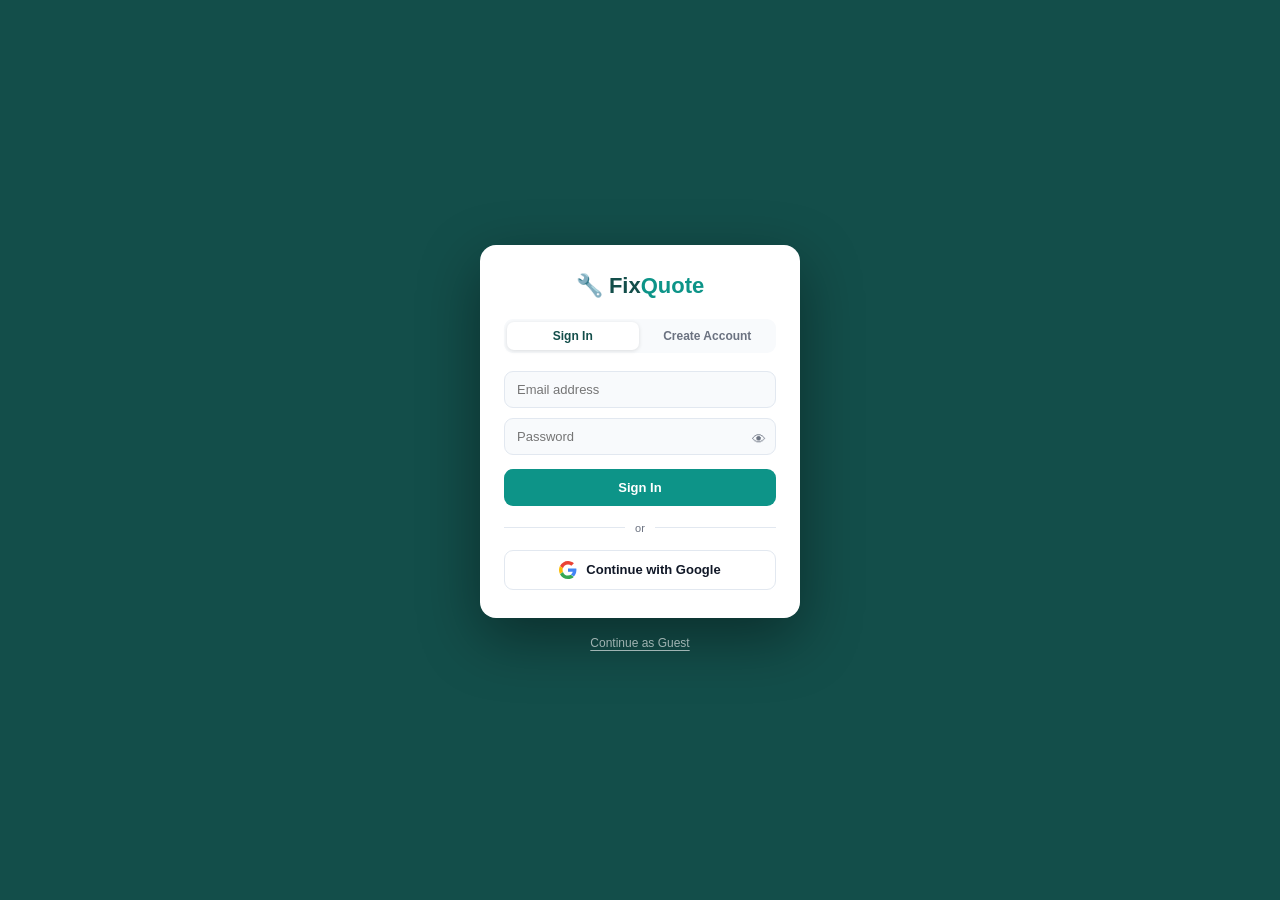
<file: sidepanel.html>
<!DOCTYPE html>
<html lang="en">
<head>
  <meta charset="UTF-8" />
  <meta name="viewport" content="width=device-width, initial-scale=1.0" />
  <title>FixQuote</title>
  <style>
    *, *::before, *::after { box-sizing: border-box; margin: 0; padding: 0; }

    :root {
      --primary:       #0d9488;
      --primary-hover: #0f766e;
      --primary-light: #f0fdfa;
      --primary-mid:   #99f6e4;
      --header-bg:     #134e4a;
      --accent:        #f59e0b;
      --green:         #047857;
      --red:           #dc2626;
      --bg:            #f8fafc;
      --card:          #ffffff;
      --border:        #e2e8f0;
      --text:          #111827;
      --muted:         #6b7280;
      --radius:        10px;
    }

    body {
      font-family: -apple-system, BlinkMacSystemFont, "Segoe UI", Roboto, sans-serif;
      font-size: 13px; color: var(--text); background: var(--bg); padding-bottom: 28px;
    }

    /* ── Header ──────────────────────────────────────────────────────────── */
    .header {
      background: var(--header-bg); color: #fff;
      padding: 10px 12px;
      display: flex; flex-direction: column; gap: 7px;
      position: sticky; top: 0; z-index: 100;
      box-shadow: 0 2px 8px rgba(0,0,0,0.25);
    }
    .header-top { display: flex; align-items: center; gap: 6px; }
    .header h1 { font-size: 14px; font-weight: 700; flex: 1; display: flex; align-items: center; gap: 6px; }
    .btn-hdr {
      background: rgba(255,255,255,0.15); color: #fff; border: none;
      padding: 4px 9px; border-radius: 8px; font-size: 11px; font-weight: 600; cursor: pointer;
    }
    .btn-hdr:hover { background: rgba(255,255,255,0.28); }
    .btn-hdr.danger { background: rgba(220,38,38,0.6); }
    .btn-hdr.danger:hover { background: rgba(220,38,38,0.85); }

    /* Session bar */
    .session-bar {
      display: flex; align-items: center; gap: 6px;
      padding: 6px 8px; background: rgba(255,255,255,0.08);
      border-radius: 8px;
    }
    .session-label { font-size: 10px; color: rgba(255,255,255,0.55); font-weight: 600; text-transform: uppercase; letter-spacing: 0.4px; }
    .session-customer {
      flex: 1; background: transparent; border: none;
      border-bottom: 1px solid rgba(255,255,255,0.3);
      color: #fff; font-size: 12px; font-weight: 500;
      padding: 2px 4px; outline: none; min-width: 0;
    }
    .session-customer::placeholder { color: rgba(255,255,255,0.4); }
    .session-customer:focus { border-bottom-color: var(--primary-mid); }
    .btn-save-job {
      background: var(--primary); color: #fff; border: none;
      padding: 4px 9px; border-radius: 6px;
      font-size: 10px; font-weight: 700; cursor: pointer; white-space: nowrap;
    }
    .btn-save-job:hover { background: var(--primary-hover); }

    /* ── Quick Add bar ───────────────────────────────────────────────────── */
    .quick-add-bar {
      display: flex; gap: 6px; padding: 8px 12px;
      background: var(--card); border-bottom: 1px solid var(--border);
    }
    .btn-qa {
      flex: 1; padding: 7px 6px; border: 1px solid var(--border);
      border-radius: var(--radius); font-size: 11px; font-weight: 700;
      cursor: pointer; display: flex; align-items: center; justify-content: center; gap: 5px;
    }
    .btn-qa.grab { background: var(--primary); color: #fff; border-color: var(--primary); }
    .btn-qa.grab:hover { background: var(--primary-hover); }
    .btn-qa.manual { background: var(--bg); color: var(--text); }
    .btn-qa.manual:hover { background: var(--primary-light); border-color: var(--primary); color: var(--primary); }

    /* Manual add form */
    .manual-form {
      display: none; flex-direction: column; gap: 7px;
      padding: 10px 12px; background: var(--primary-light);
      border-bottom: 2px solid var(--primary);
    }
    .manual-form.open { display: flex; }
    .mf-row { display: flex; gap: 6px; align-items: center; }
    .mf-label { font-size: 10px; font-weight: 700; color: var(--muted); text-transform: uppercase; letter-spacing: 0.4px; min-width: 40px; }
    .mf-input {
      flex: 1; border: 1px solid var(--border); border-radius: 7px;
      padding: 6px 9px; font-size: 12px; background: var(--card);
    }
    .mf-input:focus { outline: none; border-color: var(--primary); }
    .mf-input.price-field { width: 80px; flex: none; font-weight: 700; color: var(--green); text-align: right; }
    .mf-device {
      flex: 1; border: 1px solid var(--border); border-radius: 7px;
      padding: 6px 9px; font-size: 12px; background: var(--card);
      appearance: none;
      background-image: url("data:image/svg+xml,%3Csvg xmlns='http://www.w3.org/2000/svg' width='12' height='7'%3E%3Cpath d='M1 1l5 5 5-5' stroke='%236b7280' stroke-width='1.5' fill='none' stroke-linecap='round'/%3E%3C/svg%3E");
      background-repeat: no-repeat; background-position: right 8px center; padding-right: 24px;
    }
    .mf-device:focus { outline: none; border-color: var(--primary); }
    .mf-actions { display: flex; gap: 6px; margin-top: 2px; }
    .btn-mf-add {
      flex: 1; background: var(--primary); color: #fff; border: none;
      border-radius: 7px; padding: 7px; font-size: 12px; font-weight: 700; cursor: pointer;
    }
    .btn-mf-add:hover { background: var(--primary-hover); }
    .btn-mf-cancel {
      background: none; border: 1px solid var(--border); border-radius: 7px;
      padding: 7px 12px; font-size: 12px; cursor: pointer; color: var(--muted);
    }
    .mf-grab-status { font-size: 11px; color: var(--primary); font-weight: 500; padding: 2px 0; }

    /* ── Section ─────────────────────────────────────────────────────────── */
    .section { padding: 10px 12px; }
    .section-title { font-size: 10px; font-weight: 700; text-transform: uppercase; letter-spacing: 0.6px; color: var(--muted); margin-bottom: 8px; }
    .divider { height: 1px; background: var(--border); margin: 0 12px; }

    /* ── Empty state ─────────────────────────────────────────────────────── */
    .empty-state { text-align: center; padding: 28px 16px; color: var(--muted); }
    .empty-state .icon { font-size: 30px; margin-bottom: 8px; }
    .empty-state p { font-size: 12px; line-height: 1.6; }

    /* ── Group card ──────────────────────────────────────────────────────── */
    .group-card {
      background: var(--card); border: 1px solid var(--border);
      border-radius: var(--radius); overflow: visible; margin-bottom: 8px;
      transition: border-color 0.15s;
    }
    .group-card.drag-over { border-color: var(--primary); box-shadow: 0 0 0 2px var(--primary-light); }

    .group-header {
      display: flex; align-items: center; gap: 6px;
      padding: 7px 10px; background: var(--primary-light);
      border-bottom: 1px solid var(--primary-mid);
      border-radius: var(--radius) var(--radius) 0 0;
    }
    .group-icon { font-size: 14px; }
    .group-name { font-weight: 700; font-size: 12px; color: var(--primary-hover); flex: 1; }
    .group-count { font-size: 10px; color: var(--muted); background: #fff; border: 1px solid var(--border); border-radius: 10px; padding: 1px 6px; }
    .group-badge { font-size: 11px; font-weight: 700; color: var(--primary); }

    /* ── Part item ───────────────────────────────────────────────────────── */
    .part-item {
      display: flex; align-items: flex-start; gap: 7px;
      padding: 8px 10px; border-bottom: 1px solid var(--border);
      cursor: grab;
    }
    .part-item:hover { background: #fafbfc; }
    .part-item.dragging { opacity: 0.35; cursor: grabbing; }
    .drag-handle { color: #d1d5db; font-size: 14px; margin-top: 1px; cursor: grab; flex-shrink: 0; }
    .drag-handle:hover { color: var(--muted); }

    .part-info { flex: 1; min-width: 0; }
    .part-name { font-weight: 600; font-size: 12px; line-height: 1.35; overflow: hidden; display: -webkit-box; -webkit-line-clamp: 2; -webkit-box-orient: vertical; }
    .part-source { font-size: 10px; color: var(--muted); margin-top: 2px; }
    .part-source a { color: var(--primary); text-decoration: none; }
    .part-source a:hover { text-decoration: underline; }

    .part-price-row { display: flex; align-items: center; gap: 5px; margin-top: 5px; flex-wrap: wrap; }

    /* Editable price */
    .part-price-edit { display: flex; align-items: center; gap: 1px; }
    .part-price-sym { font-weight: 700; font-size: 13px; color: var(--green); }
    .part-price-input {
      width: 58px; border: 1px solid transparent; border-radius: 6px;
      padding: 2px 4px; font-size: 13px; font-weight: 700; color: var(--green);
      text-align: right; background: transparent; cursor: text;
    }
    .part-price-input:hover { border-color: var(--border); background: #f9fafb; }
    .part-price-input:focus { outline: none; border-color: var(--primary); background: #fff; }

    .part-unit  { font-size: 10px; color: var(--muted); }
    .part-qty   { display: flex; align-items: center; gap: 3px; }
    .qty-btn {
      width: 18px; height: 18px; border: 1px solid var(--border); border-radius: 50%;
      background: var(--bg); cursor: pointer; font-size: 13px;
      display: flex; align-items: center; justify-content: center; color: var(--muted); font-weight: bold;
    }
    .qty-btn:hover { background: var(--primary-light); color: var(--primary); border-color: var(--primary); }
    .qty-val { font-size: 12px; font-weight: 600; min-width: 16px; text-align: center; }

    .part-labour-row { display: flex; align-items: center; gap: 6px; margin-top: 5px; padding-top: 5px; border-top: 1px dashed var(--border); }
    .part-labour-label { font-size: 10px; color: var(--muted); font-weight: 600; flex: 1; }
    .part-labour-wrap  { display: flex; align-items: center; gap: 3px; }
    .part-labour-sym   { font-size: 11px; color: var(--muted); }
    .part-labour-input {
      width: 65px; border: 1px solid var(--border); border-radius: 6px;
      padding: 3px 5px; font-size: 11px; font-weight: 700; color: var(--green); text-align: right;
    }
    .part-labour-input:focus { outline: none; border-color: var(--primary); }

    .btn-remove { background: none; border: none; cursor: pointer; color: #d1d5db; font-size: 13px; padding: 2px; flex-shrink: 0; }
    .btn-remove:hover { color: var(--red); }

    .group-footer { display: flex; justify-content: space-between; padding: 6px 10px; background: var(--primary-light); border-top: 1px solid var(--primary-mid); font-size: 11px; font-weight: 700; color: var(--primary-hover); }

    /* ── Rates collapsible ───────────────────────────────────────────────── */
    .rates-section { border: 1px solid var(--border); border-radius: var(--radius); overflow: hidden; }
    .rates-toggle { display: flex; align-items: center; justify-content: space-between; padding: 9px 12px; background: var(--card); cursor: pointer; border: none; width: 100%; text-align: left; font-size: 12px; font-weight: 600; color: var(--muted); }
    .rates-toggle:hover { background: var(--primary-light); color: var(--primary); }
    .rates-toggle .arrow { font-size: 10px; transition: transform 0.2s; }
    .rates-toggle.open .arrow { transform: rotate(180deg); }
    .rates-body { display: none; flex-direction: column; border-top: 1px solid var(--border); max-height: 180px; overflow-y: auto; }
    .rates-body.open { display: flex; }
    .rate-row { display: flex; align-items: center; gap: 7px; padding: 5px 12px; border-bottom: 1px solid var(--border); }
    .rate-row:last-child { border-bottom: none; }
    .rate-name { flex: 1; font-size: 12px; }
    .rate-input { width: 58px; border: 1px solid var(--border); border-radius: 6px; padding: 3px 5px; font-size: 12px; font-weight: 700; text-align: right; color: var(--green); }
    .rate-input:focus { outline: none; border-color: var(--primary); }
    .btn-del-rate { background: none; border: none; color: #d1d5db; cursor: pointer; font-size: 12px; }
    .btn-del-rate:hover { color: var(--red); }
    .rate-add-row { display: flex; gap: 6px; padding: 7px 12px; background: var(--bg); border-top: 1px solid var(--border); }
    .rate-add-row input { flex: 1; border: 1px solid var(--border); border-radius: 7px; padding: 5px 8px; font-size: 12px; }
    .rate-add-row input:focus { outline: none; border-color: var(--primary); }
    .rate-add-row .w56 { width: 56px; text-align: right; flex: none; }
    .btn-add-rate { background: var(--primary); color: #fff; border: none; border-radius: 7px; padding: 5px 9px; font-size: 12px; font-weight: 600; cursor: pointer; }
    .btn-add-rate:hover { background: var(--primary-hover); }

    /* ── Totals ──────────────────────────────────────────────────────────── */
    .totals-card { background: var(--card); border: 1px solid var(--border); border-radius: var(--radius); overflow: hidden; }
    .totals-row { display: flex; justify-content: space-between; align-items: center; padding: 8px 12px; border-bottom: 1px solid var(--border); font-size: 13px; }
    .totals-row:last-child { border-bottom: none; }
    .totals-label { color: var(--muted); font-size: 12px; }
    .totals-value { font-weight: 700; }
    .totals-row.subtotal-line { background: #fafafa; border-top: 1px solid var(--border); }
    .totals-row.grand { background: var(--header-bg); color: #fff; font-weight: 800; font-size: 15px; }
    .totals-row.grand .totals-label { color: rgba(255,255,255,0.65); font-size: 12px; }

    .inline-edit { display: flex; align-items: center; gap: 4px; }
    .inline-edit span { color: var(--muted); font-size: 12px; }
    .inline-input { width: 60px; border: 1px solid var(--border); border-radius: 6px; padding: 3px 5px; font-size: 12px; font-weight: 700; text-align: right; background: var(--bg); }
    .inline-input:focus { outline: none; border-color: var(--primary); background: #fff; }

    /* Tax row — label + editable % value side by side */
    .tax-label-wrap { display: flex; align-items: center; gap: 5px; color: var(--muted); font-size: 12px; }
    .tax-input {
      width: 46px; border: 1px solid var(--border); border-radius: 6px;
      padding: 3px 5px; font-size: 12px; font-weight: 700;
      color: var(--text); text-align: right; background: var(--bg);
    }
    .tax-input:focus { outline: none; border-color: var(--primary); background: #fff; }

    /* ── Actions ─────────────────────────────────────────────────────────── */
    .actions { display: flex; gap: 7px; padding: 12px 12px 0; }
    .btn-action { flex: 1; padding: 9px 5px; border: none; border-radius: var(--radius); font-size: 12px; font-weight: 700; cursor: pointer; }
    .btn-action.primary   { background: var(--primary); color: #fff; }
    .btn-action.primary:hover { background: var(--primary-hover); }
    .btn-action.secondary { background: var(--card); color: var(--text); border: 1px solid var(--border); }
    .btn-action.secondary:hover { background: var(--primary-light); }

    /* ── Toast ───────────────────────────────────────────────────────────── */
    #toast { position: fixed; bottom: 12px; left: 50%; transform: translateX(-50%); background: #111827; color: #fff; padding: 7px 16px; border-radius: 20px; font-size: 12px; font-weight: 500; opacity: 0; transition: opacity 0.2s; pointer-events: none; z-index: 9999; white-space: nowrap; }
    #toast.show { opacity: 1; }

    /* ── Auth overlay ────────────────────────────────────────────────────── */
    .auth-overlay {
      position: fixed; inset: 0; z-index: 10000;
      background: var(--header-bg);
      display: flex; align-items: center; justify-content: center;
      padding: 20px; flex-direction: column; gap: 12px;
    }
    .auth-overlay.hidden { display: none; }
    .auth-box {
      background: var(--card); border-radius: 16px;
      padding: 28px 24px; width: 100%; max-width: 320px;
      box-shadow: 0 20px 60px rgba(0,0,0,0.4);
    }
    .auth-logo { text-align: center; font-size: 22px; font-weight: 800; color: var(--header-bg); margin-bottom: 20px; }
    .auth-logo span { color: var(--primary); }
    .auth-tabs { display: flex; background: var(--bg); border-radius: 9px; padding: 3px; gap: 3px; margin-bottom: 18px; }
    .auth-tab { flex: 1; padding: 7px; border: none; border-radius: 7px; font-size: 12px; font-weight: 700; cursor: pointer; background: transparent; color: var(--muted); }
    .auth-tab.active { background: var(--card); color: var(--header-bg); box-shadow: 0 1px 4px rgba(0,0,0,0.12); }
    .auth-error { background: #fef2f2; color: var(--red); border: 1px solid #fecaca; border-radius: 8px; padding: 8px 10px; font-size: 12px; margin-bottom: 12px; }
    .auth-input {
      width: 100%; border: 1px solid var(--border); border-radius: 9px;
      padding: 10px 12px; font-size: 13px; margin-bottom: 10px; background: var(--bg);
    }
    .auth-input:focus { outline: none; border-color: var(--primary); background: #fff; }
    .auth-pw-wrap { position: relative; }
    .auth-pw-wrap .auth-input { padding-right: 40px; }
    .btn-show-pw { position: absolute; right: 10px; top: 50%; transform: translateY(-60%); background: none; border: none; cursor: pointer; font-size: 14px; color: var(--muted); }
    .btn-auth-submit {
      width: 100%; padding: 11px; background: var(--primary); color: #fff;
      border: none; border-radius: 9px; font-size: 13px; font-weight: 700;
      cursor: pointer; margin-top: 4px;
    }
    .btn-auth-submit:hover { background: var(--primary-hover); }
    .btn-auth-submit:disabled { opacity: 0.6; cursor: not-allowed; }
    .auth-divider { display: flex; align-items: center; gap: 10px; margin: 16px 0; color: var(--muted); font-size: 11px; }
    .auth-divider::before, .auth-divider::after { content: ""; flex: 1; height: 1px; background: var(--border); }
    .btn-google {
      width: 100%; display: flex; align-items: center; justify-content: center; gap: 9px;
      padding: 10px; border: 1px solid var(--border); border-radius: 9px;
      background: var(--card); font-size: 13px; font-weight: 600; cursor: pointer; color: var(--text);
    }
    .btn-google:hover { background: var(--bg); border-color: #aaa; }
    .btn-google svg { width: 18px; height: 18px; flex-shrink: 0; }

    /* Continue as Guest link */
    .btn-guest-link {
      background: none; border: none; cursor: pointer;
      color: rgba(255,255,255,0.6); font-size: 12px;
      padding: 6px 12px; border-radius: 8px;
      transition: color 0.15s;
      text-decoration: underline; text-underline-offset: 3px;
    }
    .btn-guest-link:hover { color: #fff; }

    /* Guest banner in header */
    .guest-banner {
      display: flex; align-items: center; justify-content: space-between;
      padding: 5px 8px; background: rgba(245,158,11,0.2);
      border-radius: 6px; font-size: 10px; color: rgba(255,255,255,0.8);
    }
    .btn-signin-now {
      background: rgba(255,255,255,0.2); color: #fff; border: none;
      padding: 2px 8px; border-radius: 5px; font-size: 10px; font-weight: 700; cursor: pointer;
    }
    .btn-signin-now:hover { background: rgba(255,255,255,0.35); }

    /* Support button — chat lives in fullpage Feedback tab */
  </style>
</head>
<body>

<div class="header">
  <div class="header-top">
    <h1>🔧 FixQuote</h1>
    <button class="btn-hdr" id="btnSupport" title="Support">💬</button>
    <button class="btn-hdr" id="btnOpenTab" title="Open full app">↗</button>
    <button class="btn-hdr danger" id="btnClear">New Job</button>
  </div>
  <div class="session-bar">
    <span class="session-label">Customer</span>
    <input class="session-customer" id="customerName" type="text" placeholder="Name / Job #…" />
    <button class="btn-save-job" id="btnSaveJob">💾 Save</button>
  </div>
  <!-- Shown only in guest mode -->
  <div class="guest-banner" id="guestBanner" style="display:none">
    <span>👤 Guest mode — data saved locally only</span>
    <button class="btn-signin-now" id="btnSignInNow">Sign In</button>
  </div>
</div>

<!-- Quick Add bar -->
<div class="quick-add-bar">
  <button class="btn-qa grab" id="btnGrabPage">📸 Grab from Page</button>
  <button class="btn-qa manual" id="btnManualAdd">✏️ Add Manually</button>
</div>

<!-- Manual / Grabbed Add Form -->
<div class="manual-form" id="manualForm">
  <div class="mf-grab-status" id="grabStatus" style="display:none"></div>
  <div class="mf-row">
    <span class="mf-label">Name</span>
    <input class="mf-input" id="mfName" type="text" placeholder="Part name…" />
  </div>
  <div class="mf-row">
    <span class="mf-label">Price</span>
    <input class="mf-input price-field" id="mfPrice" type="number" min="0" step="0.01" placeholder="0.00" />
    <span class="mf-label" style="min-width:fit-content">Device</span>
    <select class="mf-device" id="mfDevice"></select>
  </div>
  <div class="mf-actions">
    <button class="btn-mf-add" id="btnMfAdd">Add to Estimate</button>
    <button class="btn-mf-cancel" id="btnMfCancel">Cancel</button>
  </div>
</div>

<div class="section">
  <div class="section-title">Parts by Device</div>
  <div id="groupedParts">
    <div class="empty-state">
      <div class="icon">📦</div>
      <p>No parts yet.<br>Browse a product or use the buttons above.</p>
    </div>
  </div>
</div>

<div class="divider"></div>

<div class="section">
  <div class="rates-section">
    <button class="rates-toggle" id="btnToggleRates">
      <span>⚙ Labour rates</span><span class="arrow">▼</span>
    </button>
    <div class="rates-body" id="ratesBody">
      <div id="rateList"></div>
      <div class="rate-add-row">
        <input type="text"   id="newRateName" placeholder="Device name" />
        <input type="number" id="newRateVal"  class="w56" placeholder="$" min="0" />
        <button class="btn-add-rate" id="btnAddRate">+ Add</button>
      </div>
    </div>
  </div>
</div>

<div class="divider"></div>

<div class="section">
  <div class="section-title">Summary</div>
  <div class="totals-card">
    <div class="totals-row"><span class="totals-label">Parts</span><span class="totals-value" id="subtotal">$0.00</span></div>
    <div class="totals-row"><span class="totals-label">Labour</span><span class="totals-value" id="labourTotal">$0.00</span></div>
    <div class="totals-row">
      <span class="totals-label">Shipping</span>
      <div class="inline-edit"><span>$</span><input class="inline-input" id="shippingInput" type="number" value="0" min="0" step="1" /></div>
    </div>
    <div class="totals-row subtotal-line"><span class="totals-label">Subtotal</span><span class="totals-value" id="pretaxTotal">$0.00</span></div>
    <div class="totals-row">
      <div class="tax-label-wrap">
        <span>Tax</span>
        <input class="tax-input" id="taxRate" type="number" value="7" min="0" max="99" step="any" title="Enter tax rate %" />
        <span>%</span>
      </div>
      <span class="totals-value" id="taxAmount">$0.00</span>
    </div>
    <div class="totals-row grand"><span class="totals-label">Grand Total</span><span id="grandTotal">$0.00</span></div>
  </div>
</div>

<div class="actions">
  <button class="btn-action primary"   id="btnCopy">📋 Copy</button>
  <button class="btn-action secondary" id="btnPrint">🖨 Print</button>
</div>

<!-- ── Auth overlay ──────────────────────────────────────────────────────── -->
<div id="authOverlay" class="auth-overlay">
  <div class="auth-box">
    <div class="auth-logo">🔧 Fix<span>Quote</span></div>
    <div class="auth-tabs">
      <button class="auth-tab active" data-mode="signin">Sign In</button>
      <button class="auth-tab"        data-mode="signup">Create Account</button>
    </div>
    <div id="authError" class="auth-error" style="display:none"></div>
    <!-- form wrapper helps password managers detect & save credentials -->
    <form id="authForm" autocomplete="on" action="javascript:void(0)">
      <input class="auth-input" id="authEmail" type="email" name="email"
        placeholder="Email address" autocomplete="username" />
      <div class="auth-pw-wrap">
        <input class="auth-input" id="authPassword" type="password" name="password"
          placeholder="Password" autocomplete="current-password" />
        <button type="button" class="btn-show-pw" id="btnShowPw" tabindex="-1">👁</button>
      </div>
      <button type="submit" class="btn-auth-submit" id="btnAuthSubmit">Sign In</button>
    </form>
    <div class="auth-divider">or</div>
    <button class="btn-google" id="btnGoogleSignIn">
      <svg viewBox="0 0 48 48"><path fill="#EA4335" d="M24 9.5c3.5 0 6.6 1.2 9 3.2l6.7-6.7C35.7 2.5 30.2 0 24 0 14.6 0 6.6 5.5 2.7 13.5l7.8 6.1C12.4 13.2 17.8 9.5 24 9.5z"/><path fill="#4285F4" d="M46.5 24.5c0-1.6-.1-3.1-.4-4.5H24v8.5h12.7c-.6 3-2.3 5.5-4.8 7.2l7.5 5.8c4.4-4 6.9-10 6.9-17z"/><path fill="#FBBC05" d="M10.5 28.4A14.8 14.8 0 0 1 9.5 24c0-1.5.3-3 .7-4.4L2.4 13.5A23.9 23.9 0 0 0 0 24c0 3.8.9 7.4 2.5 10.6l8-6.2z"/><path fill="#34A853" d="M24 48c6.2 0 11.4-2 15.2-5.5l-7.5-5.8c-2 1.4-4.6 2.2-7.7 2.2-6.2 0-11.5-4.2-13.4-9.8l-7.9 6.1C6.5 42.4 14.6 48 24 48z"/></svg>
      Continue with Google
    </button>
  </div>
  <!-- Guest bypass -->
  <button class="btn-guest-link" id="btnContinueGuest">Continue as Guest</button>
</div>


<div id="toast"></div>
<script src="firebase-config.js"></script>
<script src="auth.js"></script>
<script src="sidepanel.js"></script>
</body>
</html>
</file>
